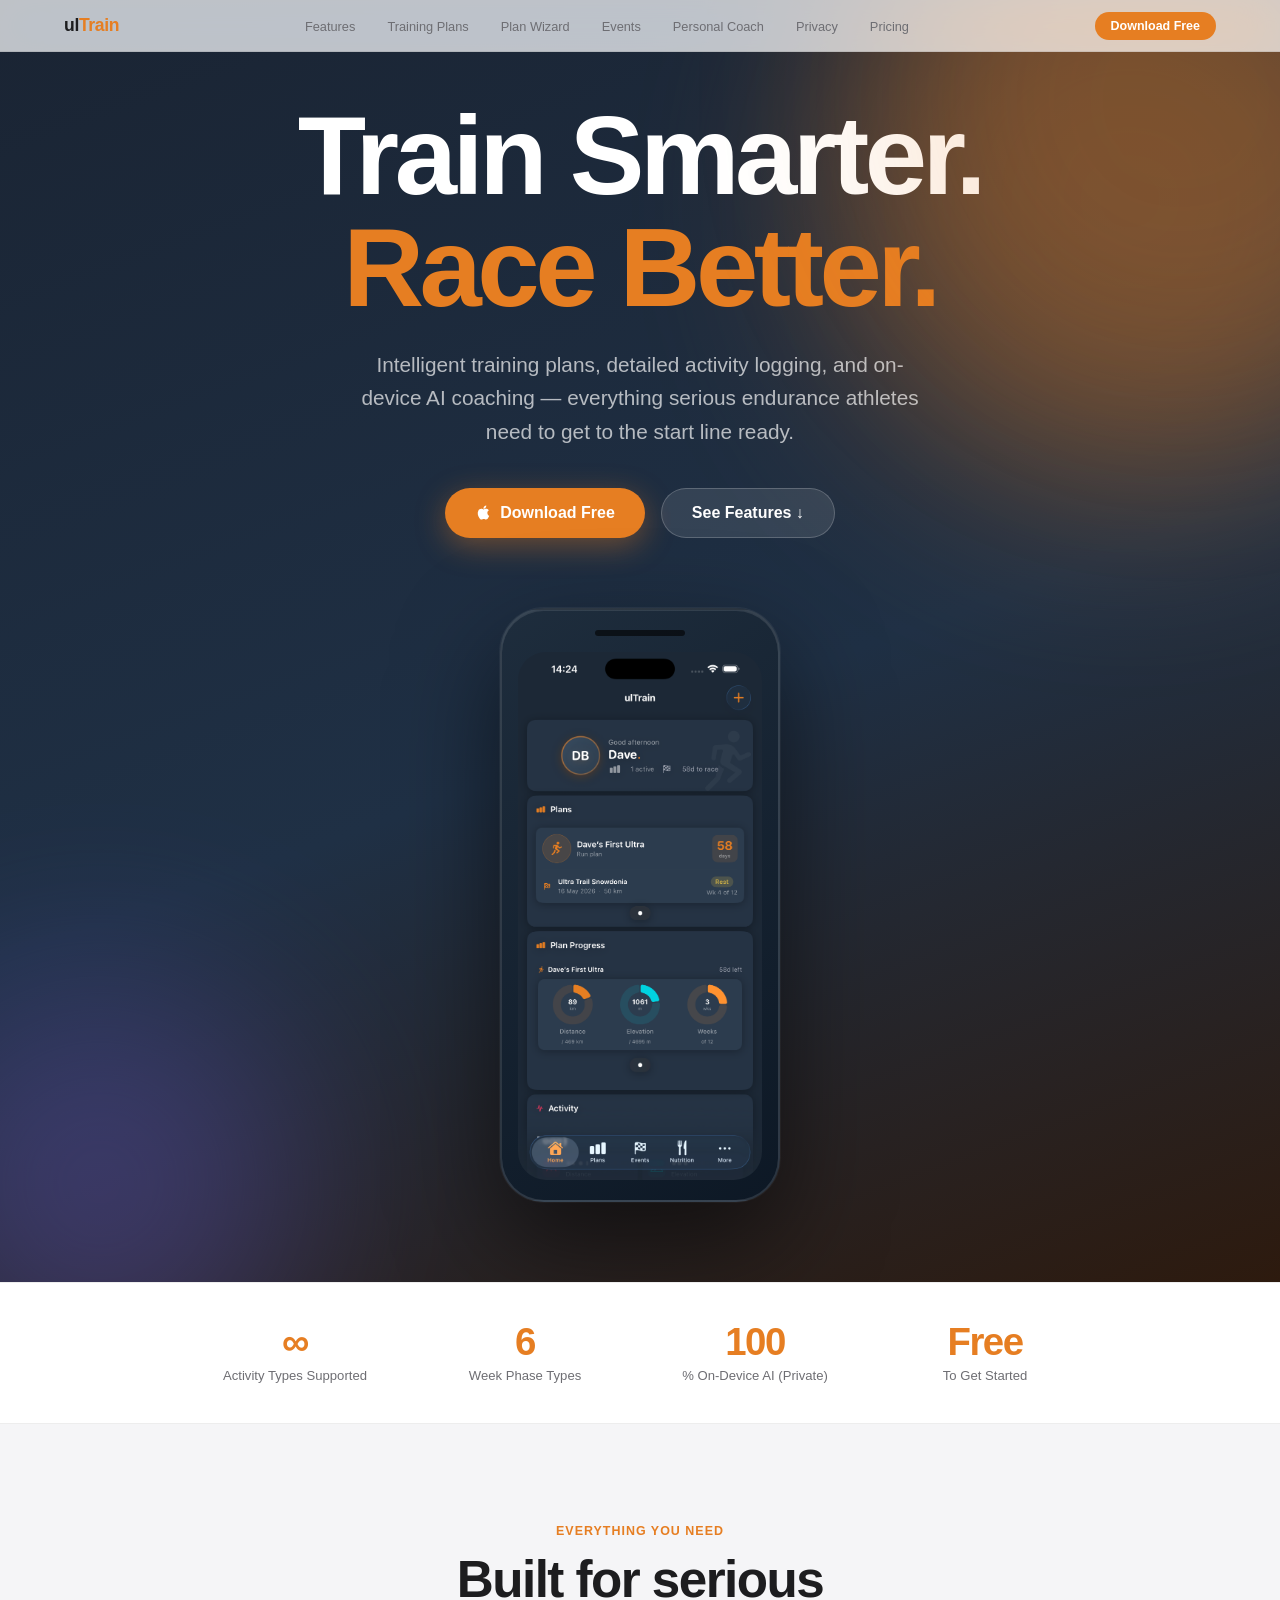
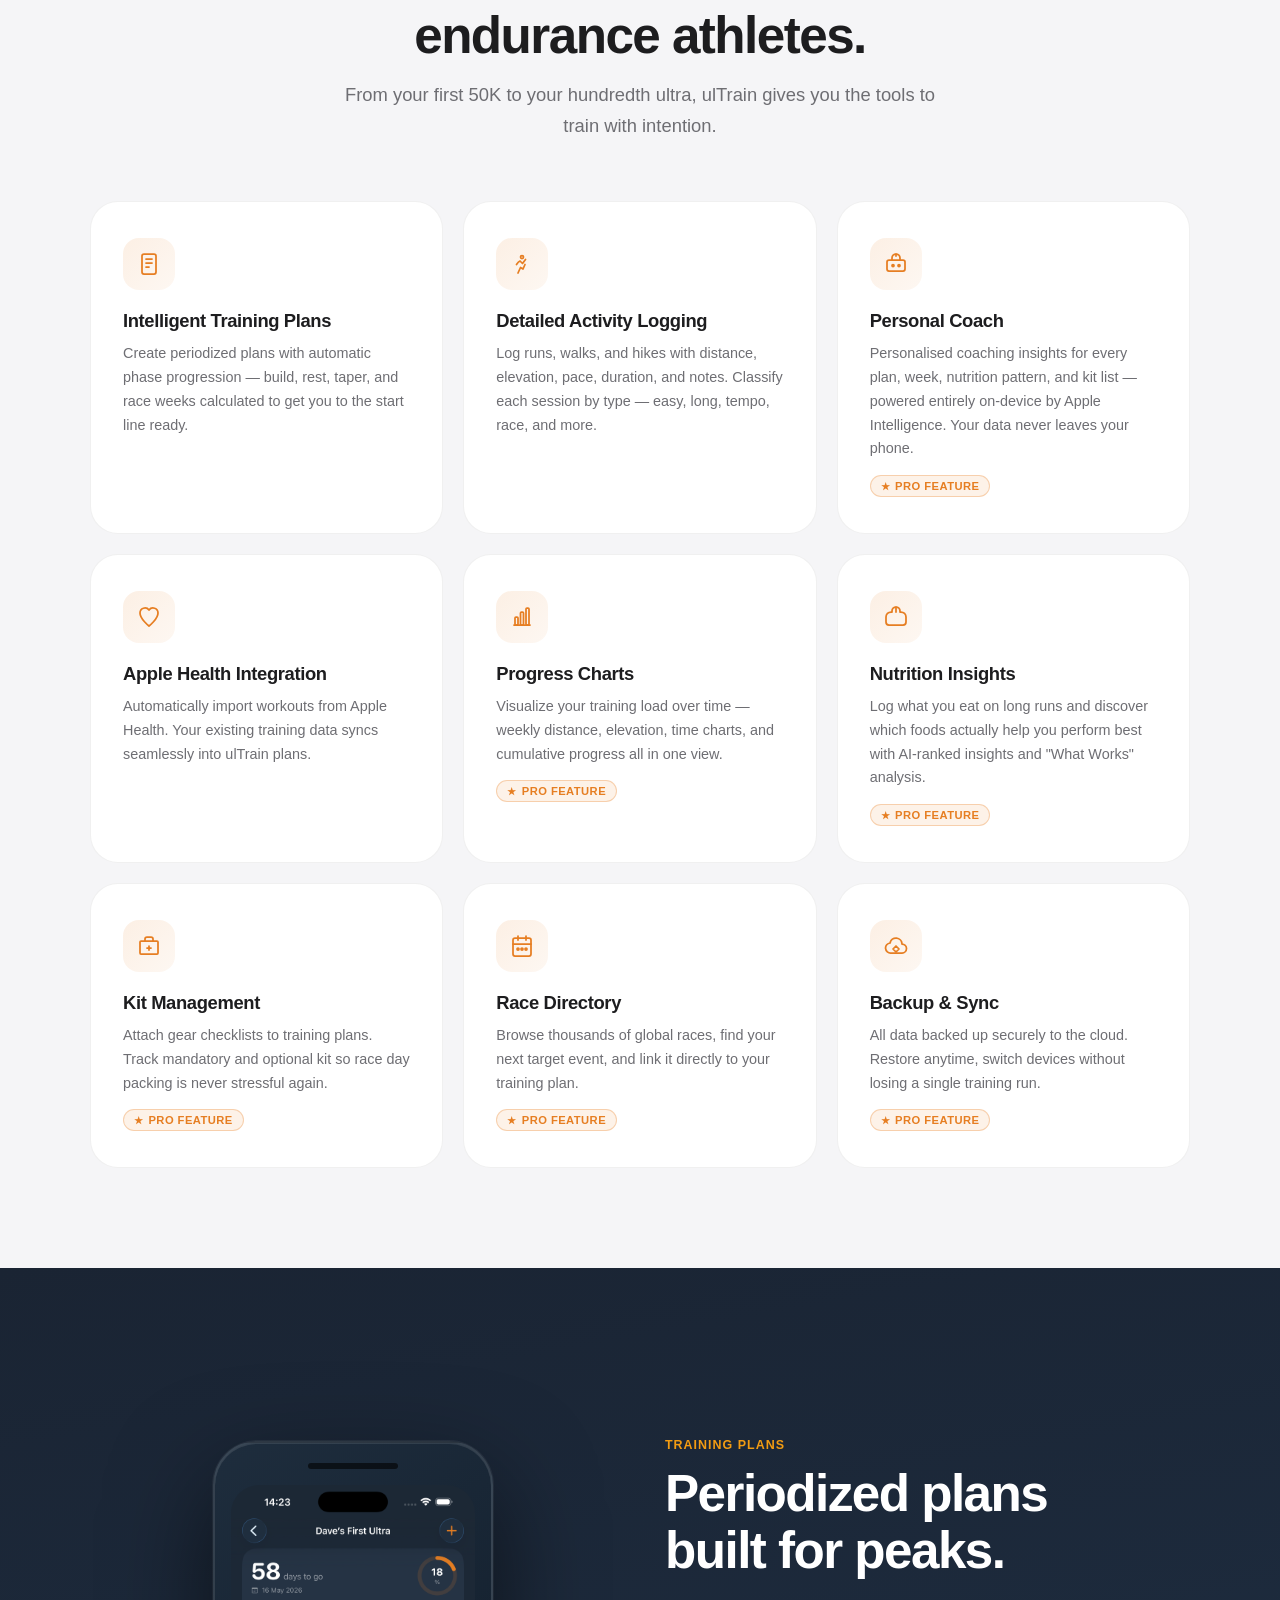
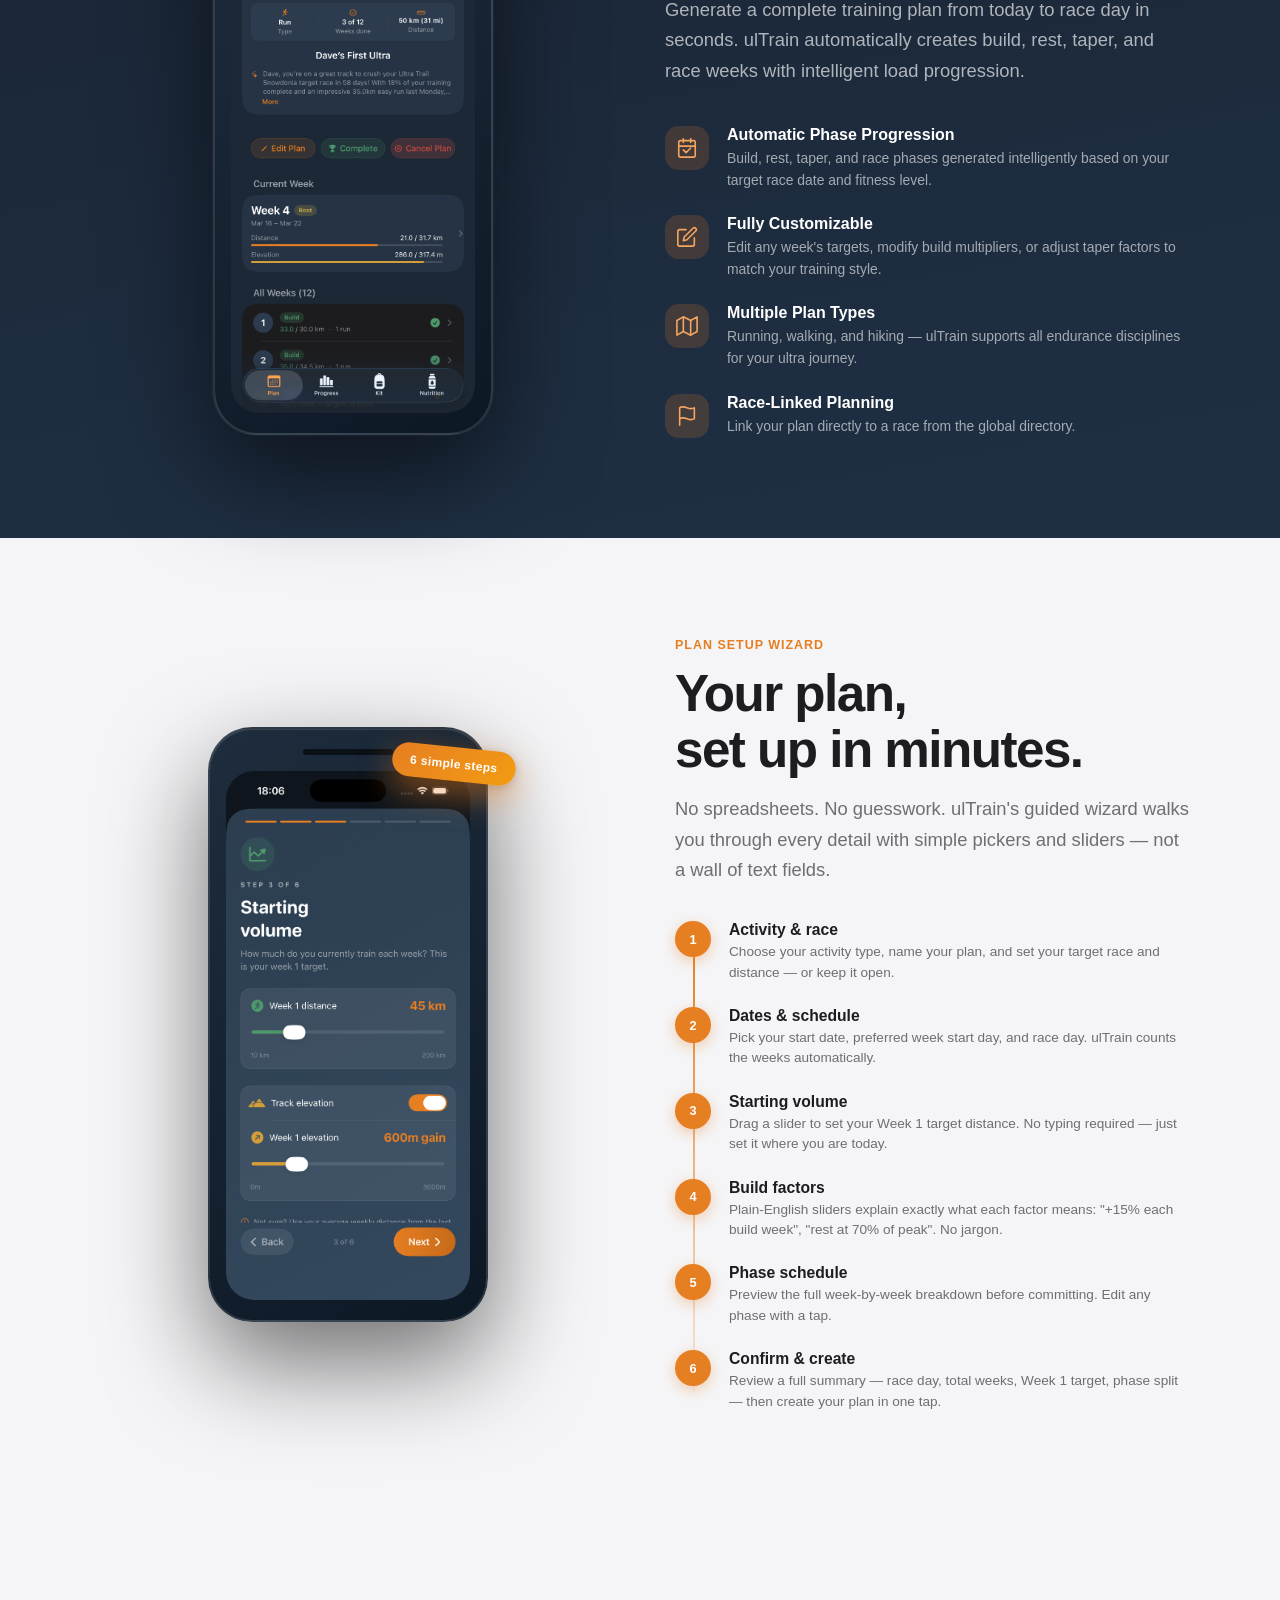
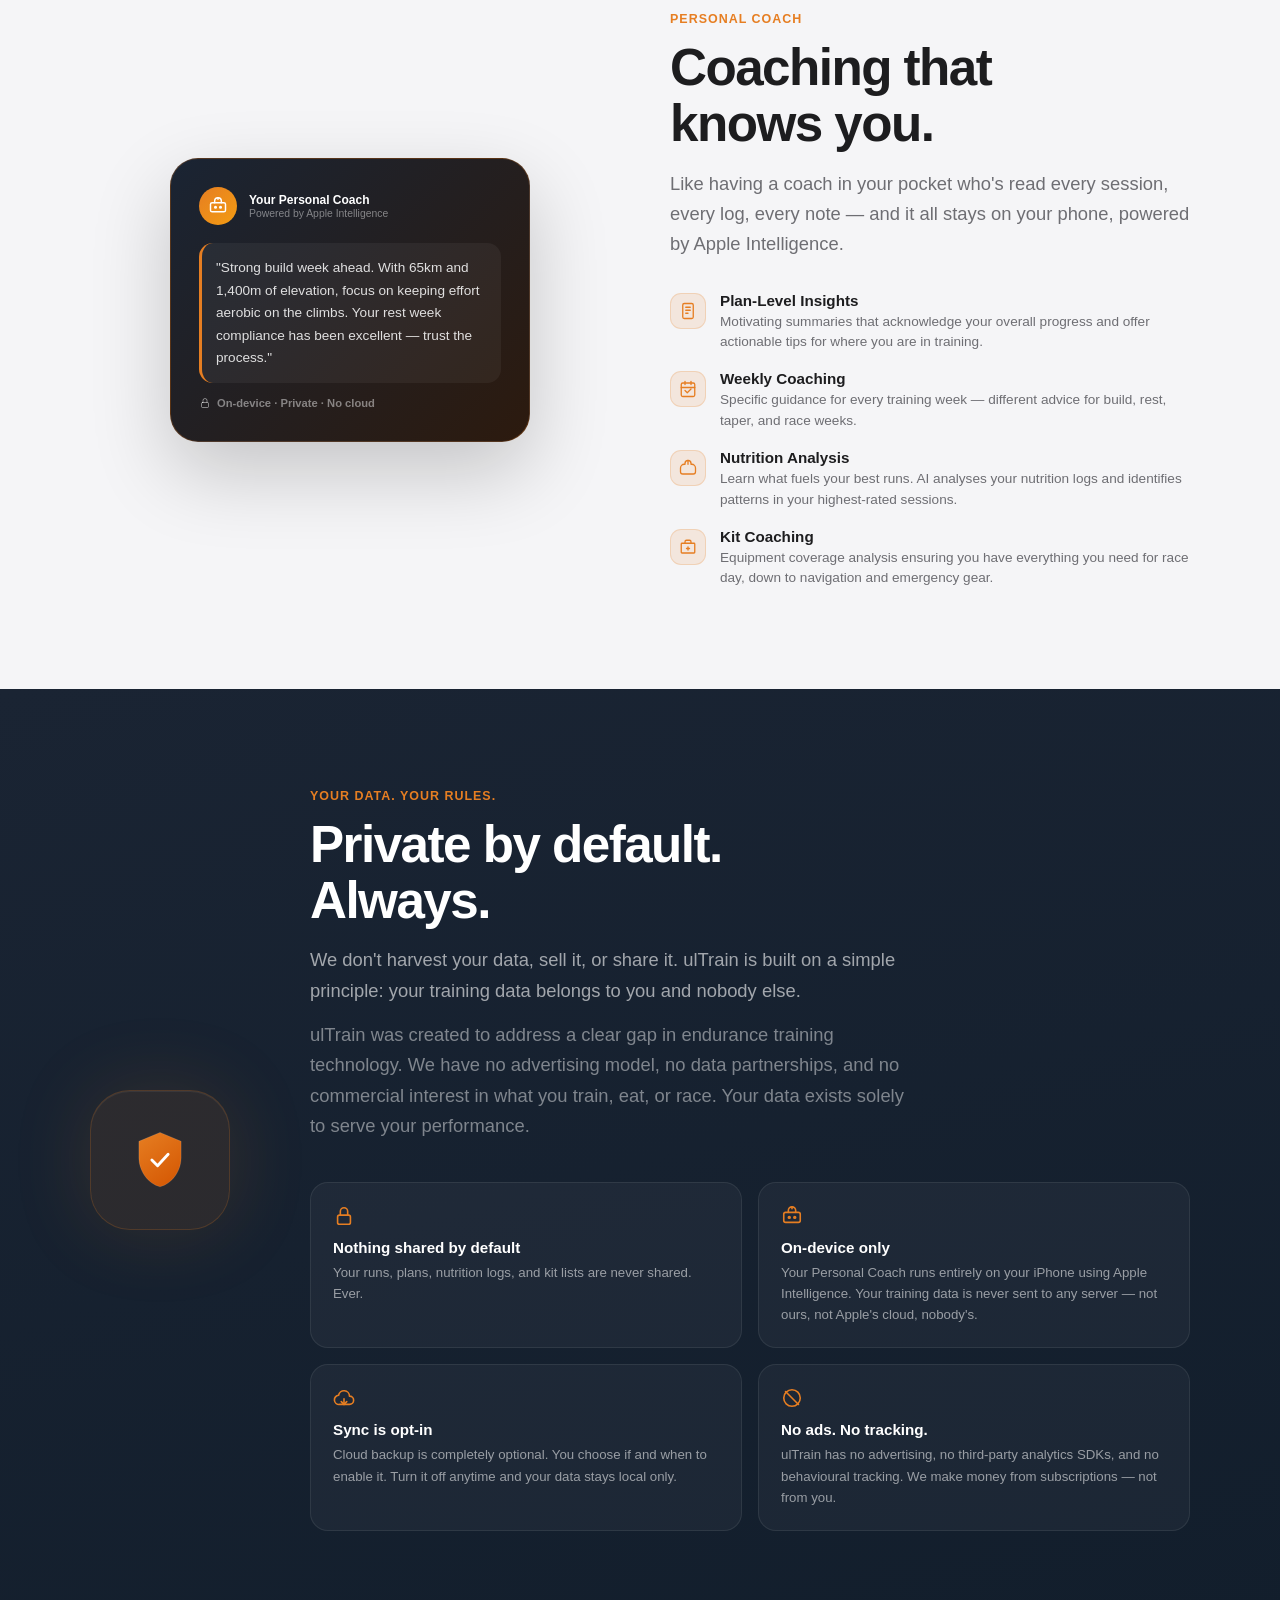
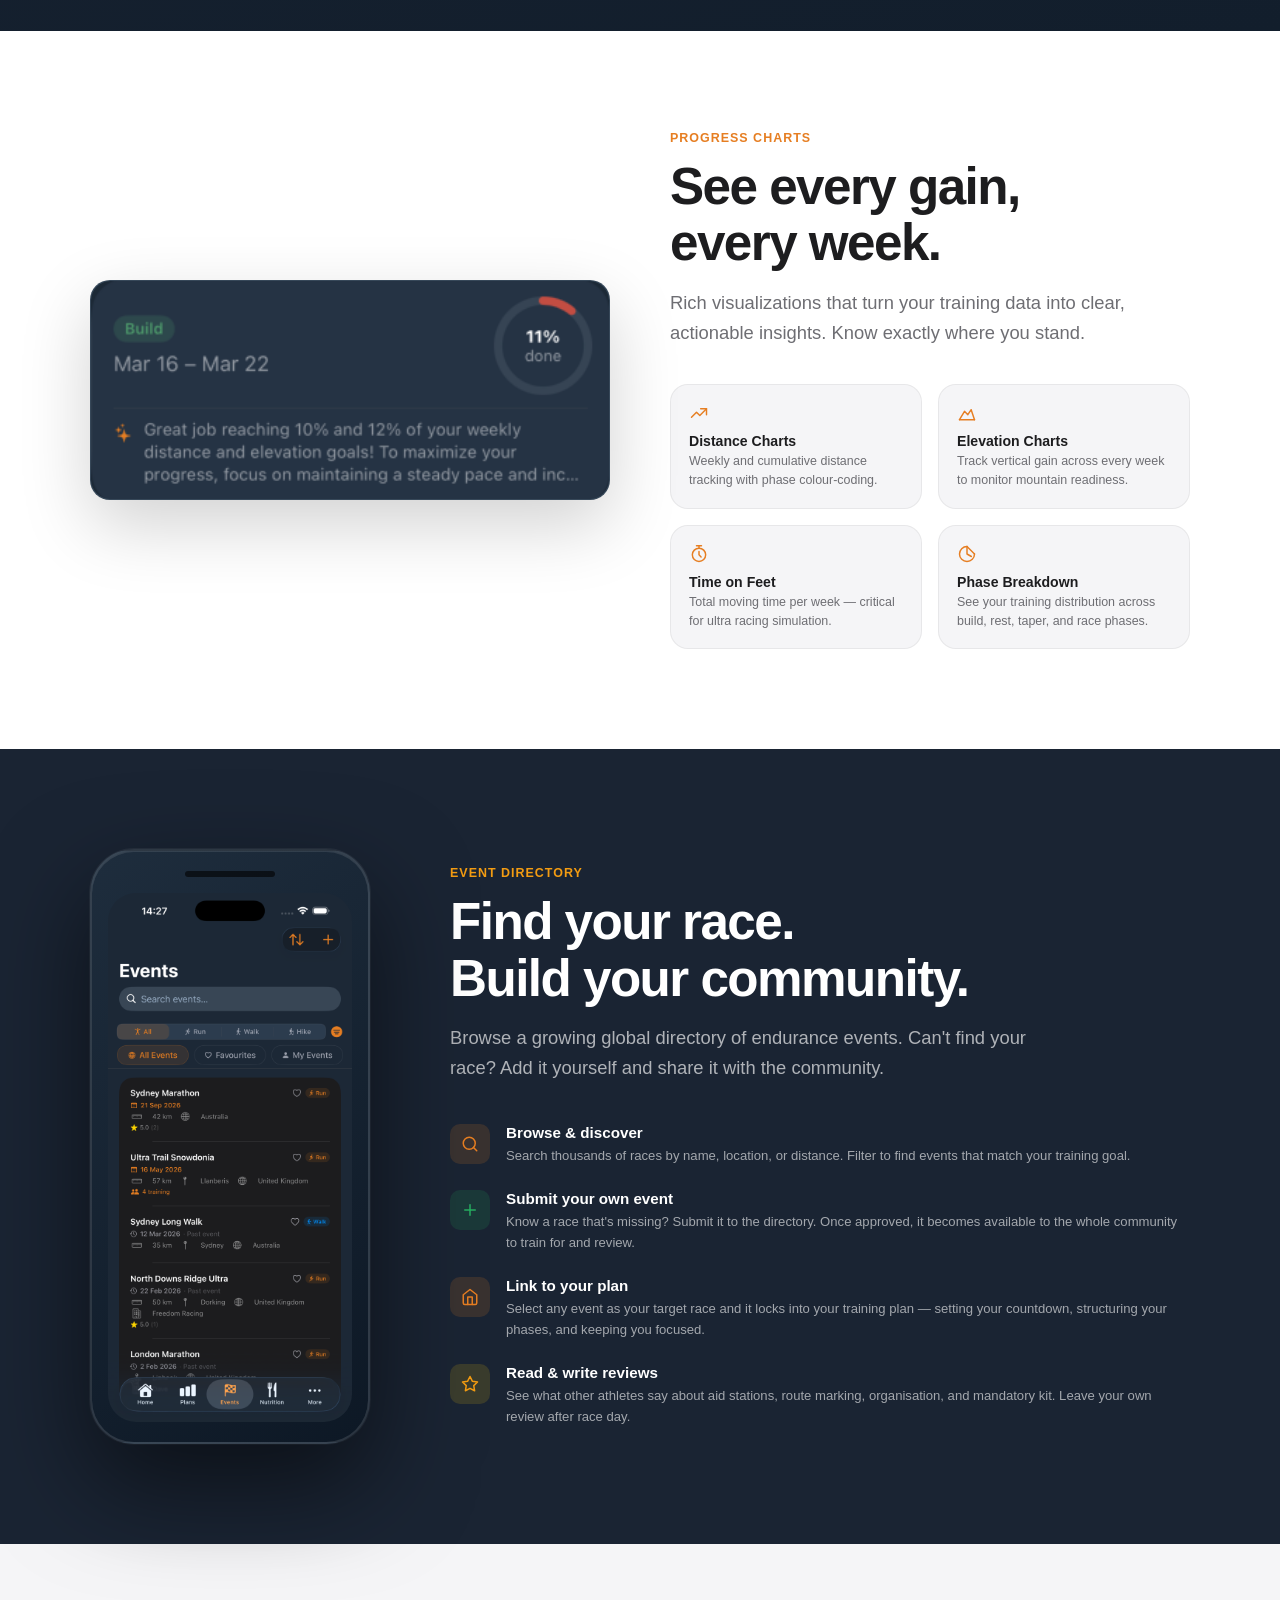
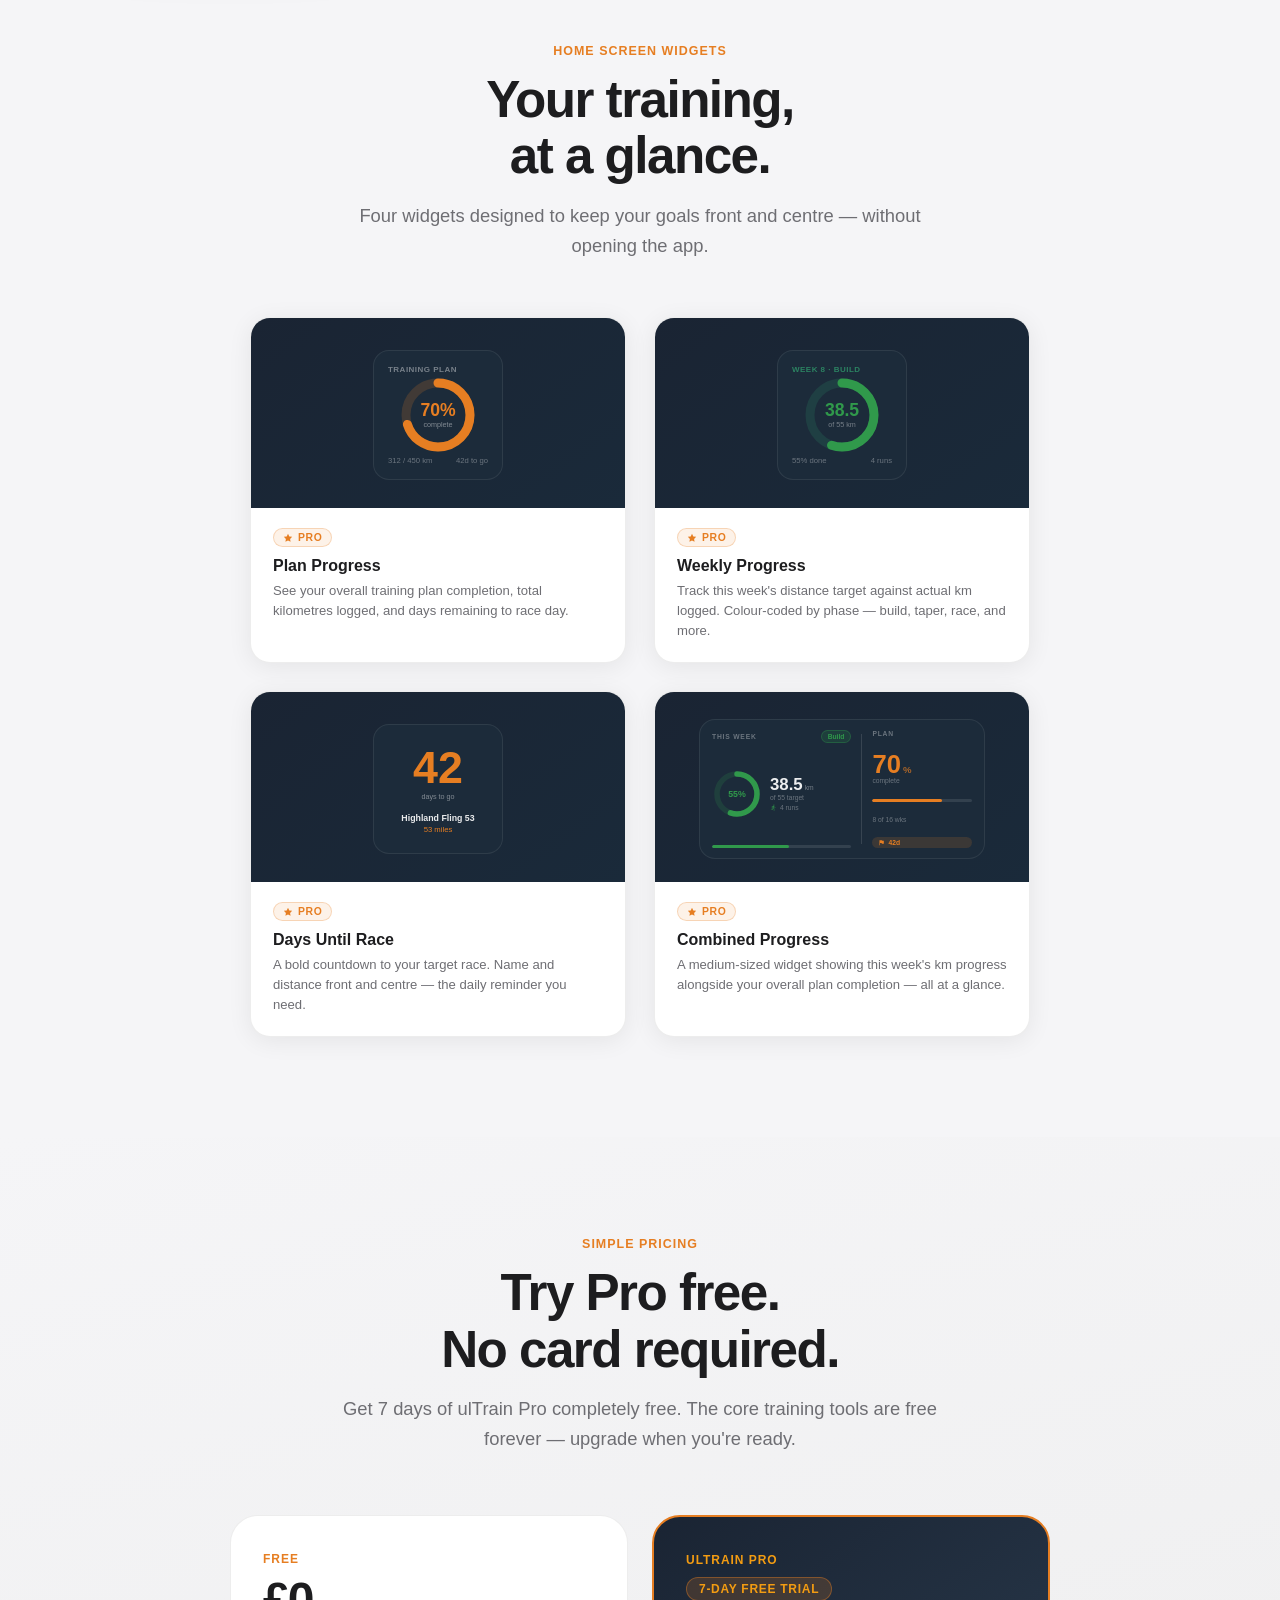
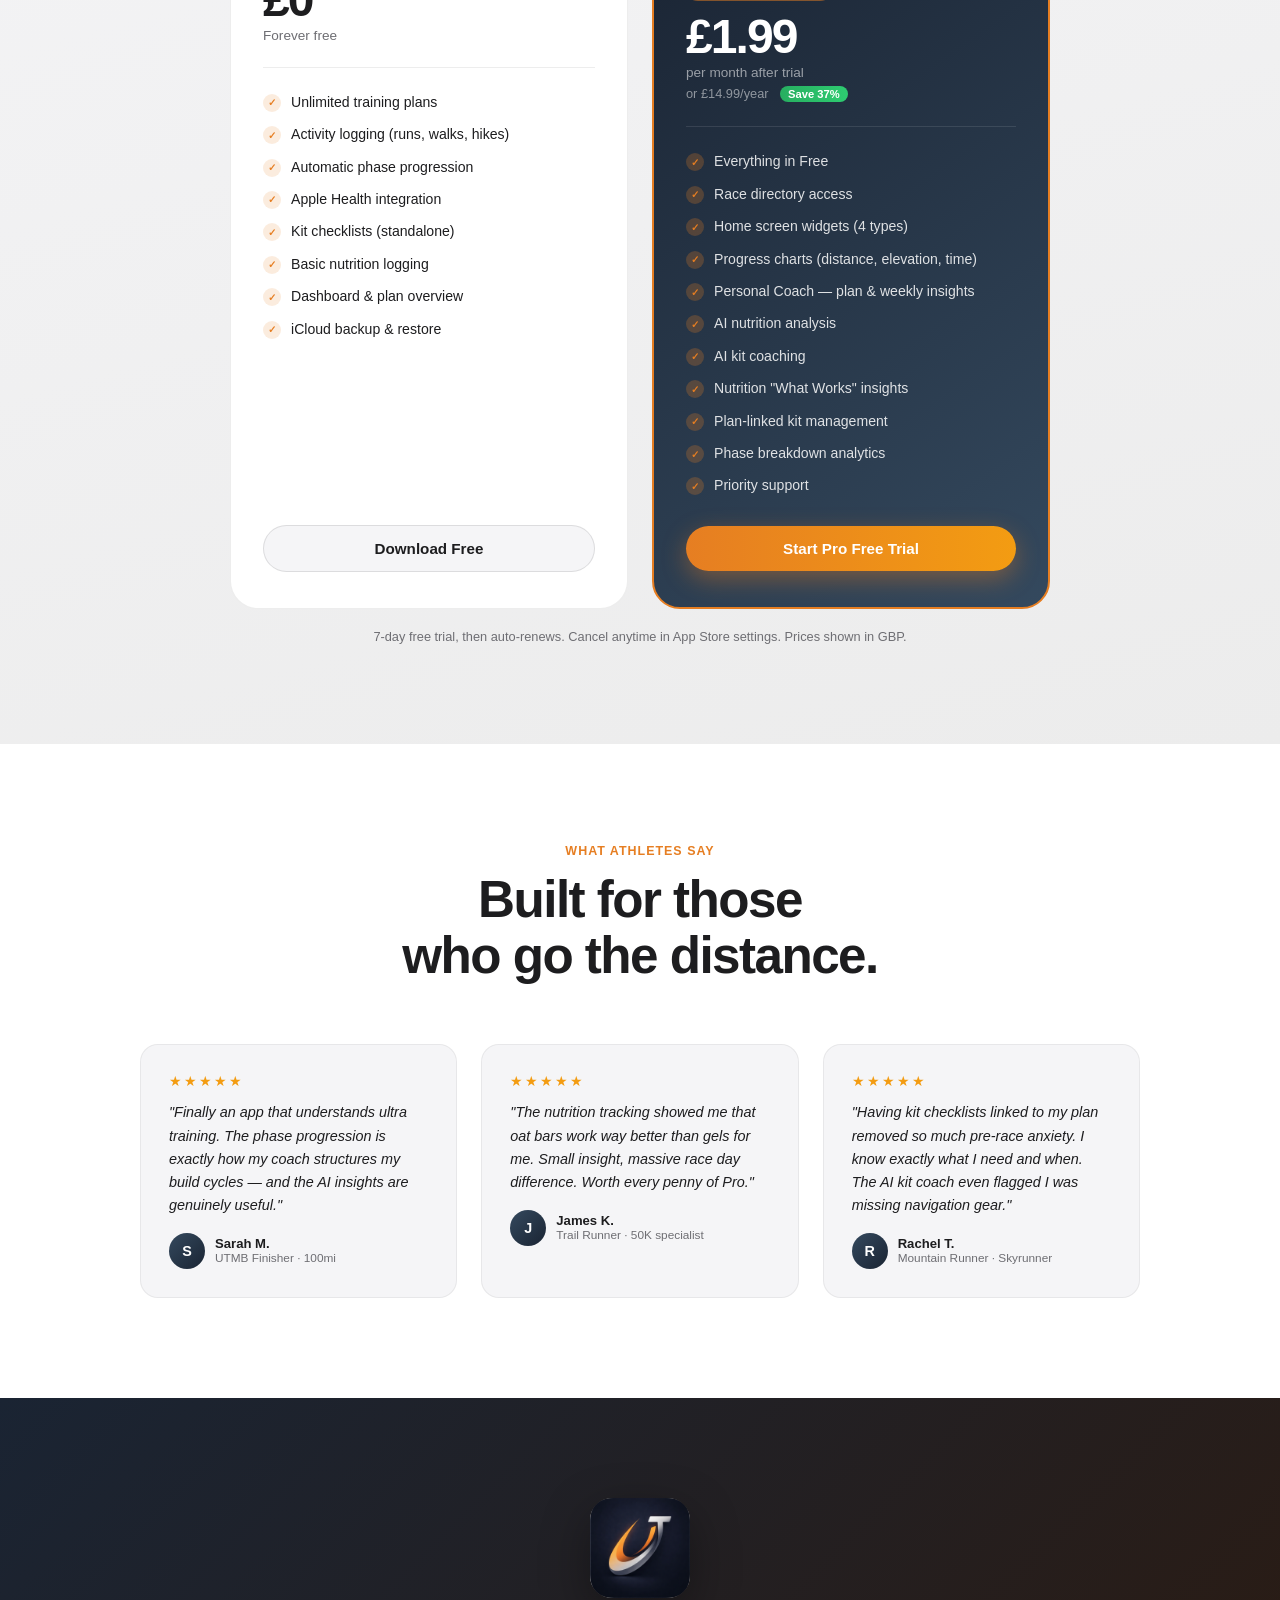
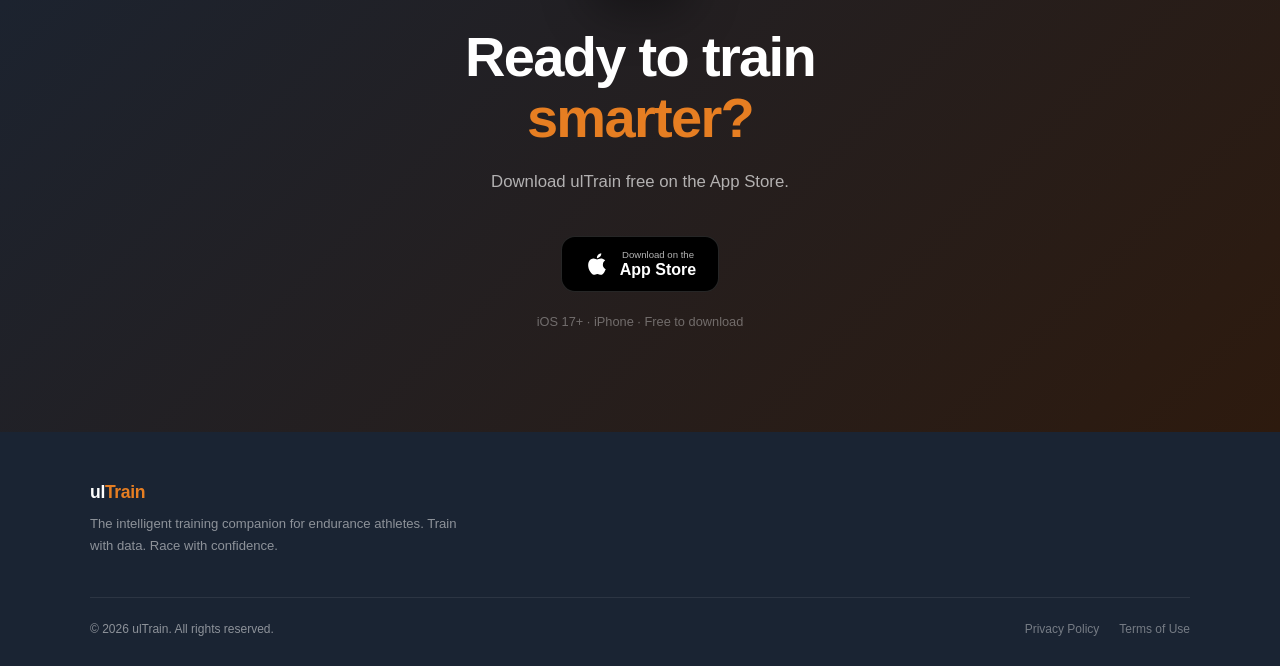
<file: index.html>
<!DOCTYPE html>
<html lang="en">
<head>
  <meta charset="UTF-8" />
  <meta name="viewport" content="width=device-width, initial-scale=1.0" />
  <title>ulTrain — Train Smarter. Race Better.</title>
  <meta name="description" content="The intelligent endurance training app for iOS. Create personalized training plans, log activities, track progress with rich charts, and get AI-powered coaching.">
  <link rel="stylesheet" href="assets/css/main.css">
  <!-- Google Analytics -->
  <script async src="https://www.googletagmanager.com/gtag/js?id=G-XXXXXXXXXX"></script>
  <script>
    window.dataLayer = window.dataLayer || [];
    function gtag(){dataLayer.push(arguments);}
    gtag('js', new Date());
    gtag('config', 'G-P9Q8FJPJJ7');
  </script>
</head>
<body>

<!-- ───────── NAV ───────── -->
<nav id="mainNav">
  <a href="#" class="nav-logo">ul<span>Train</span></a>
  <ul class="nav-links">
    <li><a href="#features">Features</a></li>
    <li><a href="#plans">Training Plans</a></li>
    <li><a href="#wizard">Plan Wizard</a></li>
    <li><a href="#events">Events</a></li>
    <li><a href="#ai">Personal Coach</a></li>
    <li><a href="#privacy">Privacy</a></li>
    <li><a href="#pricing">Pricing</a></li>
  </ul>
  <a href="#download" class="nav-cta">Download Free</a>
</nav>

<!-- ───────── HERO ───────── -->
<section class="hero" id="home">
  <div class="hero-glow hero-glow-1"></div>
  <div class="hero-glow hero-glow-2"></div>

  <h1>Train Smarter.<br><span>Race Better.</span></h1>
  <p class="hero-sub">
    Intelligent training plans, detailed activity logging, and on-device AI coaching — everything serious endurance athletes need to get to the start line ready.
  </p>

  <div class="hero-actions">
    <a href="#download" class="btn-primary">
      <svg width="17" height="17" viewBox="0 0 24 24" fill="currentColor"><path d="M18.71 19.5c-.83 1.24-1.71 2.45-3.05 2.47-1.34.03-1.77-.79-3.29-.79-1.53 0-2 .77-3.27.82-1.31.05-2.3-1.32-3.14-2.53C4.25 17 2.94 12.45 4.7 9.39c.87-1.52 2.43-2.48 4.12-2.51 1.28-.02 2.5.87 3.29.87.78 0 2.26-1.07 3.8-.91.65.03 2.47.26 3.64 1.98-.09.06-2.17 1.28-2.15 3.81.03 3.02 2.65 4.03 2.68 4.04-.03.07-.42 1.44-1.38 2.83M13 3.5c.73-.83 1.94-1.46 2.94-1.5.13 1.17-.34 2.35-1.04 3.19-.69.85-1.83 1.51-2.95 1.42-.15-1.15.41-2.35 1.05-3.11z"/></svg>
      Download Free
    </a>
    <a href="#features" class="btn-secondary">See Features ↓</a>
  </div>

  <!-- Phone Mockup -->
  <div class="hero-device">
    <div class="phone-frame">
      <div class="phone-notch"></div>
      <div class="phone-screen" style="padding:0; overflow:hidden;">
        <img src="assets/images/screenshot-hero.png" alt="ulTrain home screen" style="width:100%; height:100%; object-fit:cover; display:block;">
      </div>
    </div>
  </div>
</section>

<!-- ───────── STATS ───────── -->
<div class="stats-banner">
  <div class="stats-grid">
    <div>
      <div class="stat-item-num" data-target="0" data-text="∞">∞</div>
      <div class="stat-item-lbl">Activity Types Supported</div>
    </div>
    <div>
      <div class="stat-item-num" data-target="6">0</div>
      <div class="stat-item-lbl">Week Phase Types</div>
    </div>
    <div>
      <div class="stat-item-num" data-target="100">0</div>
      <div class="stat-item-lbl">% On-Device AI (Private)</div>
    </div>
    <div>
      <div class="stat-item-num" data-target="0" data-text="Free">Free</div>
      <div class="stat-item-lbl">To Get Started</div>
    </div>
  </div>
</div>

<!-- ───────── FEATURES ───────── -->
<section class="features-section" id="features">
  <div class="center">
    <div class="section-eyebrow">Everything you need</div>
    <h2 class="section-title">Built for serious<br>endurance athletes.</h2>
    <p class="section-sub">From your first 50K to your hundredth ultra, ulTrain gives you the tools to train with intention.</p>
  </div>

  <div class="features-grid">
    <div class="feature-card">
      <div class="feature-icon"><svg viewBox="0 0 24 24"><rect x="5" y="2" width="14" height="20" rx="2"/><line x1="9" y1="7" x2="15" y2="7"/><line x1="9" y1="11" x2="15" y2="11"/><line x1="9" y1="15" x2="12" y2="15"/></svg></div>
      <h3>Intelligent Training Plans</h3>
      <p>Create periodized plans with automatic phase progression — build, rest, taper, and race weeks calculated to get you to the start line ready.</p>
    </div>
    <div class="feature-card">
      <div class="feature-icon"><svg viewBox="0 0 24 24"><circle cx="12" cy="5" r="1.5"/><path d="M8 21l2.5-5.5L13 17l2-4.5"/><path d="M6.5 12.5c1-1.5 2-3 3.5-3.5l2.5 2.5 3-4"/></svg></div>
      <h3>Detailed Activity Logging</h3>
      <p>Log runs, walks, and hikes with distance, elevation, pace, duration, and notes. Classify each session by type — easy, long, tempo, race, and more.</p>
    </div>
    <div class="feature-card">
      <div class="feature-icon"><svg viewBox="0 0 24 24"><rect x="3" y="8" width="18" height="11" rx="2"/><path d="M8 8V6a4 4 0 0 1 8 0v2"/><circle cx="9" cy="13.5" r="1"/><circle cx="15" cy="13.5" r="1"/><line x1="12" y1="2" x2="12" y2="4"/></svg></div>
      <h3>Personal Coach</h3>
      <p>Personalised coaching insights for every plan, week, nutrition pattern, and kit list — powered entirely on-device by Apple Intelligence. Your data never leaves your phone.</p>
      <span class="feature-badge">Pro Feature</span>
    </div>
    <div class="feature-card">
      <div class="feature-icon"><svg viewBox="0 0 24 24"><path d="M12 21C12 21 3 14 3 8a5 5 0 0 1 9-3 5 5 0 0 1 9 3c0 6-9 13-9 13z"/></svg></div>
      <h3>Apple Health Integration</h3>
      <p>Automatically import workouts from Apple Health. Your existing training data syncs seamlessly into ulTrain plans.</p>
    </div>
    <div class="feature-card">
      <div class="feature-icon"><svg viewBox="0 0 24 24"><line x1="4" y1="20" x2="20" y2="20"/><rect x="5" y="12" width="3" height="8" rx="1"/><rect x="10.5" y="7" width="3" height="13" rx="1"/><rect x="16" y="3" width="3" height="17" rx="1"/></svg></div>
      <h3>Progress Charts</h3>
      <p>Visualize your training load over time — weekly distance, elevation, time charts, and cumulative progress all in one view.</p>
      <span class="feature-badge">Pro Feature</span>
    </div>
    <div class="feature-card">
      <div class="feature-icon"><svg viewBox="0 0 24 24"><path d="M12 2a4 4 0 0 0-4 4v1H7a5 5 0 0 0-5 5v5a3 3 0 0 0 3 3h14a3 3 0 0 0 3-3v-5a5 5 0 0 0-5-5h-1V6a4 4 0 0 0-4-4z"/><line x1="12" y1="2" x2="12" y2="7"/></svg></div>
      <h3>Nutrition Insights</h3>
      <p>Log what you eat on long runs and discover which foods actually help you perform best with AI-ranked insights and "What Works" analysis.</p>
      <span class="feature-badge">Pro Feature</span>
    </div>
    <div class="feature-card">
      <div class="feature-icon"><svg viewBox="0 0 24 24"><path d="M20 7H4a1 1 0 0 0-1 1v11a1 1 0 0 0 1 1h16a1 1 0 0 0 1-1V8a1 1 0 0 0-1-1z"/><path d="M8 7V5a2 2 0 0 1 2-2h4a2 2 0 0 1 2 2v2"/><line x1="12" y1="12" x2="12" y2="16"/><line x1="10" y1="14" x2="14" y2="14"/></svg></div>
      <h3>Kit Management</h3>
      <p>Attach gear checklists to training plans. Track mandatory and optional kit so race day packing is never stressful again.</p>
      <span class="feature-badge">Pro Feature</span>
    </div>
    <div class="feature-card">
      <div class="feature-icon"><svg viewBox="0 0 24 24"><rect x="3" y="4" width="18" height="18" rx="2"/><line x1="16" y1="2" x2="16" y2="6"/><line x1="8" y1="2" x2="8" y2="6"/><line x1="3" y1="10" x2="21" y2="10"/><circle cx="8" cy="15" r="1"/><circle cx="12" cy="15" r="1"/><circle cx="16" cy="15" r="1"/></svg></div>
      <h3>Race Directory</h3>
      <p>Browse thousands of global races, find your next target event, and link it directly to your training plan.</p>
      <span class="feature-badge">Pro Feature</span>
    </div>
    <div class="feature-card">
      <div class="feature-icon"><svg viewBox="0 0 24 24"><path d="M18 10a6 6 0 0 0-11.9-1A5 5 0 0 0 7 19h11a4 4 0 0 0 0-9z"/><polyline points="12 12 9 15 12 18 15 15 12 12"/></svg></div>
      <h3>Backup &amp; Sync</h3>
      <p>All data backed up securely to the cloud. Restore anytime, switch devices without losing a single training run.</p>
      <span class="feature-badge">Pro Feature</span>
    </div>
  </div>
</section>

<!-- ───────── PLANS SHOWCASE ───────── -->
<section class="plans-section" id="plans">
  <div class="plans-showcase">
    <!-- Device mockup (left) -->
    <div class="plans-device">
      <div class="phone-frame">
        <div class="phone-notch"></div>
        <div class="phone-screen" style="padding:0; overflow:hidden;">
          <img src="assets/images/screenshot-plans.png" alt="ulTrain plan detail screen" style="width:100%; height:100%; object-fit:cover; display:block;">
        </div>
      </div>
    </div>

    <!-- Content (right) -->
    <div>
      <div class="section-eyebrow">Training Plans</div>
      <h2 class="section-title" style="color:white;">Periodized plans<br>built for peaks.</h2>
      <p class="section-sub">Generate a complete training plan from today to race day in seconds. ulTrain automatically creates build, rest, taper, and race weeks with intelligent load progression.</p>

      <div class="plans-features" style="margin-top:40px;">
        <div class="plan-feature-row">
          <div class="pf-icon"><svg viewBox="0 0 24 24"><rect x="3" y="4" width="18" height="18" rx="2"/><line x1="16" y1="2" x2="16" y2="6"/><line x1="8" y1="2" x2="8" y2="6"/><line x1="3" y1="10" x2="21" y2="10"/><polyline points="8 14 11 17 16 12"/></svg></div>
          <div class="pf-text">
            <h4>Automatic Phase Progression</h4>
            <p>Build, rest, taper, and race phases generated intelligently based on your target race date and fitness level.</p>
          </div>
        </div>
        <div class="plan-feature-row">
          <div class="pf-icon"><svg viewBox="0 0 24 24"><path d="M11 4H4a2 2 0 0 0-2 2v14a2 2 0 0 0 2 2h14a2 2 0 0 0 2-2v-7"/><path d="M18.5 2.5a2.121 2.121 0 0 1 3 3L12 15l-4 1 1-4 9.5-9.5z"/></svg></div>
          <div class="pf-text">
            <h4>Fully Customizable</h4>
            <p>Edit any week's targets, modify build multipliers, or adjust taper factors to match your training style.</p>
          </div>
        </div>
        <div class="plan-feature-row">
          <div class="pf-icon"><svg viewBox="0 0 24 24"><polygon points="1 6 1 22 8 18 16 22 23 18 23 2 16 6 8 2 1 6"/><line x1="8" y1="2" x2="8" y2="18"/><line x1="16" y1="6" x2="16" y2="22"/></svg></div>
          <div class="pf-text">
            <h4>Multiple Plan Types</h4>
            <p>Running, walking, and hiking — ulTrain supports all endurance disciplines for your ultra journey.</p>
          </div>
        </div>
        <div class="plan-feature-row">
          <div class="pf-icon"><svg viewBox="0 0 24 24"><path d="M4 15s1-1 4-1 5 2 8 2 4-1 4-1V3s-1 1-4 1-5-2-8-2-4 1-4 1z"/><line x1="4" y1="22" x2="4" y2="15"/></svg></div>
          <div class="pf-text">
            <h4>Race-Linked Planning</h4>
            <p>Link your plan directly to a race from the global directory.</p>
          </div>
        </div>
      </div>
    </div>
  </div>
</section>

<!-- ───────── PLAN WIZARD ───────── -->
<section class="wizard-section" id="wizard">
  <div class="wizard-inner">

    <!-- Visual (left) -->
    <div class="wizard-visual">
      <div class="wizard-phone-wrap" id="wizardPhoneWrap">
        <div class="wizard-badge" id="wizardBadge">6 simple steps</div>
        <div class="phone-frame">
          <div class="phone-notch"></div>
          <div class="phone-screen" style="padding:0; overflow:hidden;">
            <img src="assets/images/screenshot-wizard.png" alt="ulTrain plan setup wizard" style="width:100%; height:100%; object-fit:cover; display:block;">
          </div>
        </div>
      </div>
    </div>

    <!-- Content (right) -->
    <div class="wizard-content">
      <div class="section-eyebrow">Plan Setup Wizard</div>
      <h2 class="section-title">Your plan,<br>set up in minutes.</h2>
      <p class="section-sub">No spreadsheets. No guesswork. ulTrain's guided wizard walks you through every detail with simple pickers and sliders — not a wall of text fields.</p>

      <div class="wizard-steps">
        <div class="wizard-step">
          <div class="ws-num">1</div>
          <div class="ws-text">
            <h4>Activity &amp; race</h4>
            <p>Choose your activity type, name your plan, and set your target race and distance — or keep it open.</p>
          </div>
        </div>
        <div class="wizard-step">
          <div class="ws-num">2</div>
          <div class="ws-text">
            <h4>Dates &amp; schedule</h4>
            <p>Pick your start date, preferred week start day, and race day. ulTrain counts the weeks automatically.</p>
          </div>
        </div>
        <div class="wizard-step">
          <div class="ws-num">3</div>
          <div class="ws-text">
            <h4>Starting volume</h4>
            <p>Drag a slider to set your Week 1 target distance. No typing required — just set it where you are today.</p>
          </div>
        </div>
        <div class="wizard-step">
          <div class="ws-num">4</div>
          <div class="ws-text">
            <h4>Build factors</h4>
            <p>Plain-English sliders explain exactly what each factor means: "+15% each build week", "rest at 70% of peak". No jargon.</p>
          </div>
        </div>
        <div class="wizard-step">
          <div class="ws-num">5</div>
          <div class="ws-text">
            <h4>Phase schedule</h4>
            <p>Preview the full week-by-week breakdown before committing. Edit any phase with a tap.</p>
          </div>
        </div>
        <div class="wizard-step">
          <div class="ws-num">6</div>
          <div class="ws-text">
            <h4>Confirm &amp; create</h4>
            <p>Review a full summary — race day, total weeks, Week 1 target, phase split — then create your plan in one tap.</p>
          </div>
        </div>
      </div>
    </div>

  </div>
</section>

<!-- ───────── AI COACH ───────── -->
<section class="ai-section" id="ai">
  <div class="ai-inner">
    <div class="ai-visual">
      <div class="ai-card" id="aiCard">
        <div class="ai-card-header">
          <div class="ai-avatar"><svg viewBox="0 0 24 24"><rect x="3" y="8" width="18" height="11" rx="2"/><path d="M8 8V6a4 4 0 0 1 8 0v2"/><circle cx="9" cy="13.5" r="1"/><circle cx="15" cy="13.5" r="1"/><line x1="12" y1="2" x2="12" y2="4"/></svg></div>
          <div>
            <div class="ai-label">Your Personal Coach</div>
            <div class="ai-sublabel">Powered by Apple Intelligence</div>
          </div>
        </div>
        <div class="ai-message" id="aiMessage">
          "Strong build week ahead. With 65km and 1,400m of elevation, focus on keeping effort aerobic on the climbs. Your rest week compliance has been excellent — trust the process."
        </div>
        <div class="ai-tag"><svg viewBox="0 0 24 24"><rect x="5" y="11" width="14" height="10" rx="2"/><path d="M8 11V7a4 4 0 0 1 8 0v4"/></svg>On-device · Private · No cloud</div>
      </div>
    </div>

    <div class="ai-content">
      <div class="section-eyebrow">Personal Coach</div>
      <h2 class="section-title">Coaching that<br>knows you.</h2>
      <p class="section-sub">Like having a coach in your pocket who's read every session, every log, every note — and it all stays on your phone, powered by Apple Intelligence.</p>

      <div class="ai-points">
        <div class="ai-point">
          <div class="ai-point-check"><svg viewBox="0 0 24 24"><rect x="5" y="2" width="14" height="20" rx="2"/><line x1="9" y1="7" x2="15" y2="7"/><line x1="9" y1="11" x2="15" y2="11"/><line x1="9" y1="15" x2="12" y2="15"/></svg></div>
          <div>
            <h4>Plan-Level Insights</h4>
            <p>Motivating summaries that acknowledge your overall progress and offer actionable tips for where you are in training.</p>
          </div>
        </div>
        <div class="ai-point">
          <div class="ai-point-check"><svg viewBox="0 0 24 24"><rect x="3" y="4" width="18" height="18" rx="2"/><line x1="16" y1="2" x2="16" y2="6"/><line x1="8" y1="2" x2="8" y2="6"/><line x1="3" y1="10" x2="21" y2="10"/><polyline points="8 14 11 17 16 12"/></svg></div>
          <div>
            <h4>Weekly Coaching</h4>
            <p>Specific guidance for every training week — different advice for build, rest, taper, and race weeks.</p>
          </div>
        </div>
        <div class="ai-point">
          <div class="ai-point-check"><svg viewBox="0 0 24 24"><path d="M12 2a4 4 0 0 0-4 4v1H7a5 5 0 0 0-5 5v5a3 3 0 0 0 3 3h14a3 3 0 0 0 3-3v-5a5 5 0 0 0-5-5h-1V6a4 4 0 0 0-4-4z"/><line x1="12" y1="2" x2="12" y2="7"/></svg></div>
          <div>
            <h4>Nutrition Analysis</h4>
            <p>Learn what fuels your best runs. AI analyses your nutrition logs and identifies patterns in your highest-rated sessions.</p>
          </div>
        </div>
        <div class="ai-point">
          <div class="ai-point-check"><svg viewBox="0 0 24 24"><path d="M20 7H4a1 1 0 0 0-1 1v11a1 1 0 0 0 1 1h16a1 1 0 0 0 1-1V8a1 1 0 0 0-1-1z"/><path d="M8 7V5a2 2 0 0 1 2-2h4a2 2 0 0 1 2 2v2"/><line x1="12" y1="12" x2="12" y2="16"/><line x1="10" y1="14" x2="14" y2="14"/></svg></div>
          <div>
            <h4>Kit Coaching</h4>
            <p>Equipment coverage analysis ensuring you have everything you need for race day, down to navigation and emergency gear.</p>
          </div>
        </div>
      </div>
    </div>
  </div>
</section>

<!-- ───────── PRIVACY ───────── -->
<section class="privacy-section" id="privacy">
  <div class="privacy-inner">
    <div class="privacy-icon-wrap">
      <div class="privacy-shield">
        <svg viewBox="0 0 64 72" fill="none" xmlns="http://www.w3.org/2000/svg" width="52" height="60">
          <path d="M32 2L6 13v20c0 16.6 11.1 32.1 26 36 14.9-3.9 26-19.4 26-36V13L32 2z" fill="url(#sg)" stroke="rgba(255,255,255,0.15)" stroke-width="1"/>
          <path d="M22 36l7 7 13-14" stroke="white" stroke-width="3.5" stroke-linecap="round" stroke-linejoin="round"/>
          <defs>
            <linearGradient id="sg" x1="6" y1="2" x2="58" y2="72" gradientUnits="userSpaceOnUse">
              <stop offset="0%" stop-color="#E67E22"/>
              <stop offset="100%" stop-color="#d35400"/>
            </linearGradient>
          </defs>
        </svg>
      </div>
    </div>
    <div class="privacy-content">
      <div class="section-eyebrow">Your Data. Your Rules.</div>
      <h2 class="section-title">Private by default.<br>Always.</h2>
      <p class="section-sub">We don't harvest your data, sell it, or share it. ulTrain is built on a simple principle: your training data belongs to you and nobody else.</p>
      <p class="section-sub" style="margin-top:14px;opacity:0.75;">ulTrain was created to address a clear gap in endurance training technology. We have no advertising model, no data partnerships, and no commercial interest in what you train, eat, or race. Your data exists solely to serve your performance.</p>
      <div class="privacy-pillars">
        <div class="privacy-pillar">
          <div class="pp-icon"><svg viewBox="0 0 24 24"><rect x="5" y="11" width="14" height="10" rx="2"/><path d="M8 11V7a4 4 0 0 1 8 0v4"/></svg></div>
          <h4>Nothing shared by default</h4>
          <p>Your runs, plans, nutrition logs, and kit lists are never shared. Ever.</p>
        </div>
        <div class="privacy-pillar">
          <div class="pp-icon"><svg viewBox="0 0 24 24"><rect x="3" y="8" width="18" height="11" rx="2"/><path d="M8 8V6a4 4 0 0 1 8 0v2"/><circle cx="9" cy="13.5" r="1"/><circle cx="15" cy="13.5" r="1"/><line x1="12" y1="2" x2="12" y2="4"/></svg></div>
          <h4>On-device only</h4>
          <p>Your Personal Coach runs entirely on your iPhone using Apple Intelligence. Your training data is never sent to any server — not ours, not Apple's cloud, nobody's.</p>
        </div>
        <div class="privacy-pillar">
          <div class="pp-icon"><svg viewBox="0 0 24 24"><path d="M18 10a6 6 0 0 0-11.9-1A5 5 0 0 0 7 19h11a4 4 0 0 0 0-9z"/><line x1="12" y1="13" x2="12" y2="19"/><polyline points="9 16 12 19 15 16"/></svg></div>
          <h4>Sync is opt-in</h4>
          <p>Cloud backup is completely optional. You choose if and when to enable it. Turn it off anytime and your data stays local only.</p>
        </div>
        <div class="privacy-pillar">
          <div class="pp-icon"><svg viewBox="0 0 24 24"><circle cx="12" cy="12" r="9"/><line x1="4.93" y1="4.93" x2="19.07" y2="19.07"/></svg></div>
          <h4>No ads. No tracking.</h4>
          <p>ulTrain has no advertising, no third-party analytics SDKs, and no behavioural tracking. We make money from subscriptions — not from you.</p>
        </div>
      </div>
    </div>
  </div>
</section>

<!-- ───────── PROGRESS CHARTS ───────── -->
<section class="progress-section" id="progress">
  <div class="progress-inner">
    <!-- Chart visualization -->
    <div class="chart-demo" id="chartDemo" style="padding:0; overflow:hidden; border-radius:20px;">
      <img src="assets/images/screenshot-ai.png" alt="ulTrain progress charts" style="width:100%; height:auto; display:block; border-radius:20px;">
    </div>

    <!-- Content -->
    <div class="progress-content">
      <div class="section-eyebrow">Progress Charts</div>
      <h2 class="section-title">See every gain,<br>every week.</h2>
      <p class="section-sub">Rich visualizations that turn your training data into clear, actionable insights. Know exactly where you stand.</p>

      <div class="progress-features">
        <div class="pf-mini">
          <div class="pf-mini-icon"><svg viewBox="0 0 24 24"><polyline points="3 17 9 11 13 15 21 7"/><polyline points="14 7 21 7 21 14"/></svg></div>
          <h4>Distance Charts</h4>
          <p>Weekly and cumulative distance tracking with phase colour-coding.</p>
        </div>
        <div class="pf-mini">
          <div class="pf-mini-icon"><svg viewBox="0 0 24 24"><polyline points="3 20 9 10 13 14 17 8 21 20"/><line x1="3" y1="20" x2="21" y2="20"/></svg></div>
          <h4>Elevation Charts</h4>
          <p>Track vertical gain across every week to monitor mountain readiness.</p>
        </div>
        <div class="pf-mini">
          <div class="pf-mini-icon"><svg viewBox="0 0 24 24"><circle cx="12" cy="13" r="8"/><polyline points="12 9 12 13 14.5 15.5"/><line x1="9" y1="2" x2="15" y2="2"/><line x1="12" y1="2" x2="12" y2="5"/></svg></div>
          <h4>Time on Feet</h4>
          <p>Total moving time per week — critical for ultra racing simulation.</p>
        </div>
        <div class="pf-mini">
          <div class="pf-mini-icon"><svg viewBox="0 0 24 24"><path d="M21 12a9 9 0 1 1-9-9"/><path d="M12 3v9l5.25 3"/><line x1="12" y1="3" x2="21" y2="12"/></svg></div>
          <h4>Phase Breakdown</h4>
          <p>See your training distribution across build, rest, taper, and race phases.</p>
        </div>
      </div>
    </div>
  </div>
</section>

<!-- ───────── EVENTS DIRECTORY ───────── -->
<section class="events-section" id="events">
  <div class="events-inner">

    <!-- Phone mockup -->
    <div class="events-device">
      <div class="phone-frame">
        <div class="phone-notch"></div>
        <div class="phone-screen" style="padding:0; overflow:hidden;">
          <img src="assets/images/screenshot-events.png" alt="ulTrain events directory" style="width:100%; height:100%; object-fit:cover; display:block;">
        </div>
      </div>
    </div>

    <!-- Content -->
    <div class="events-content">
      <div class="section-eyebrow">Event Directory</div>
      <h2 class="section-title">Find your race.<br>Build your community.</h2>
      <p class="section-sub">Browse a growing global directory of endurance events. Can't find your race? Add it yourself and share it with the community.</p>

      <div class="events-features">
        <div class="ef-item">
          <div class="ef-icon">
            <svg viewBox="0 0 24 24"><circle cx="11" cy="11" r="8"/><line x1="21" y1="21" x2="16.65" y2="16.65"/></svg>
          </div>
          <div>
            <h4>Browse &amp; discover</h4>
            <p>Search thousands of races by name, location, or distance. Filter to find events that match your training goal.</p>
          </div>
        </div>
        <div class="ef-item">
          <div class="ef-icon" style="background:rgba(39,174,96,0.15);color:#27ae60;">
            <svg viewBox="0 0 24 24"><line x1="12" y1="5" x2="12" y2="19"/><line x1="5" y1="12" x2="19" y2="12"/></svg>
          </div>
          <div>
            <h4>Submit your own event</h4>
            <p>Know a race that's missing? Submit it to the directory. Once approved, it becomes available to the whole community to train for and review.</p>
          </div>
        </div>
        <div class="ef-item">
          <div class="ef-icon" style="background:rgba(230,126,34,0.15);color:var(--orange);">
            <svg viewBox="0 0 24 24"><path d="M3 9l9-7 9 7v11a2 2 0 0 1-2 2H5a2 2 0 0 1-2-2z"/><polyline points="9 22 9 12 15 12 15 22"/></svg>
          </div>
          <div>
            <h4>Link to your plan</h4>
            <p>Select any event as your target race and it locks into your training plan — setting your countdown, structuring your phases, and keeping you focused.</p>
          </div>
        </div>
        <div class="ef-item">
          <div class="ef-icon" style="background:rgba(241,196,15,0.15);color:#F39C12;">
            <svg viewBox="0 0 24 24"><path d="M12 2l3.09 6.26L22 9.27l-5 4.87 1.18 6.88L12 17.77l-6.18 3.25L7 14.14 2 9.27l6.91-1.01L12 2z"/></svg>
          </div>
          <div>
            <h4>Read &amp; write reviews</h4>
            <p>See what other athletes say about aid stations, route marking, organisation, and mandatory kit. Leave your own review after race day.</p>
          </div>
        </div>
      </div>
    </div>

  </div>
</section>

<!-- ───────── WIDGETS ───────── -->
<section class="widgets-section" id="widgets">
  <div class="center">
    <div class="section-eyebrow">Home Screen Widgets</div>
    <h2 class="section-title">Your training,<br>at a glance.</h2>
    <p class="section-sub">Four widgets designed to keep your goals front and centre — without opening the app.</p>
  </div>
  <div class="widgets-grid">

    <!-- Plan Progress -->
    <div class="widget-card">
      <div class="widget-mockup">
        <div class="wm-inner">
          <div class="wm-label">Training Plan</div>
          <div class="wm-ring-wrap">
            <div class="wm-ring">
              <svg viewBox="0 0 80 80">
                <circle cx="40" cy="40" r="32" fill="none" stroke="rgba(230,126,34,0.18)" stroke-width="9"/>
                <circle cx="40" cy="40" r="32" fill="none" stroke="#E67E22" stroke-width="9" stroke-linecap="round" stroke-dasharray="201" stroke-dashoffset="60"/>
              </svg>
              <div class="wm-ring-text"><span>70%</span><small>complete</small></div>
            </div>
          </div>
          <div class="wm-footer"><span>312 / 450 km</span><span>42d to go</span></div>
        </div>
      </div>
      <div class="widget-info">
        <div class="widget-pro-badge"><svg viewBox="0 0 24 24" style="width:10px;height:10px;fill:currentColor"><path d="M12 2l3.09 6.26L22 9.27l-5 4.87 1.18 6.88L12 17.77l-6.18 3.25L7 14.14 2 9.27l6.91-1.01L12 2z"/></svg> Pro</div>
        <h3>Plan Progress</h3>
        <p>See your overall training plan completion, total kilometres logged, and days remaining to race day.</p>
      </div>
    </div>

    <!-- Weekly Progress -->
    <div class="widget-card">
      <div class="widget-mockup">
        <div class="wm-inner">
          <div class="wm-label" style="color:rgba(48,153,107,0.8);">Week 8 · Build</div>
          <div class="wm-ring-wrap">
            <div class="wm-ring">
              <svg viewBox="0 0 80 80">
                <circle cx="40" cy="40" r="32" fill="none" stroke="rgba(48,153,107,0.18)" stroke-width="9"/>
                <circle cx="40" cy="40" r="32" fill="none" stroke="#30994b" stroke-width="9" stroke-linecap="round" stroke-dasharray="201" stroke-dashoffset="90"/>
              </svg>
              <div class="wm-ring-text"><span style="color:#30994b;">38.5</span><small style="color:rgba(255,255,255,0.4);">of 55 km</small></div>
            </div>
          </div>
          <div class="wm-footer"><span>55% done</span><span>4 runs</span></div>
        </div>
      </div>
      <div class="widget-info">
        <div class="widget-pro-badge"><svg viewBox="0 0 24 24" style="width:10px;height:10px;fill:currentColor"><path d="M12 2l3.09 6.26L22 9.27l-5 4.87 1.18 6.88L12 17.77l-6.18 3.25L7 14.14 2 9.27l6.91-1.01L12 2z"/></svg> Pro</div>
        <h3>Weekly Progress</h3>
        <p>Track this week's distance target against actual km logged. Colour-coded by phase — build, taper, race, and more.</p>
      </div>
    </div>

    <!-- Days Until Race -->
    <div class="widget-card">
      <div class="widget-mockup">
        <div class="wm-inner" style="align-items:center;">
          <div class="wm-countdown">
            <div class="wm-days">42</div>
            <div class="wm-days-label">days to go</div>
            <div style="height:8px;"></div>
            <div class="wm-race-name">Highland Fling 53</div>
            <div class="wm-race-dist">53 miles</div>
          </div>
        </div>
      </div>
      <div class="widget-info">
        <div class="widget-pro-badge"><svg viewBox="0 0 24 24" style="width:10px;height:10px;fill:currentColor"><path d="M12 2l3.09 6.26L22 9.27l-5 4.87 1.18 6.88L12 17.77l-6.18 3.25L7 14.14 2 9.27l6.91-1.01L12 2z"/></svg> Pro</div>
        <h3>Days Until Race</h3>
        <p>A bold countdown to your target race. Name and distance front and centre — the daily reminder you need.</p>
      </div>
    </div>

    <!-- Combined Progress (Medium) -->
    <div class="widget-card">
      <div class="widget-mockup">
        <div class="wm-inner medium">
          <div class="wm-medium">
            <!-- Left panel: this week -->
            <div class="wm-med-panel week">
              <div style="display:flex; align-items:center; justify-content:space-between;">
                <span class="wm-med-label">This Week</span>
                <span class="wm-phase-pill">Build</span>
              </div>
              <div class="wm-med-ring-row">
                <div class="wm-med-ring">
                  <svg viewBox="0 0 50 50">
                    <circle cx="25" cy="25" r="20" fill="none" stroke="rgba(48,153,75,0.18)" stroke-width="5.5"/>
                    <circle cx="25" cy="25" r="20" fill="none" stroke="#30994b" stroke-width="5.5" stroke-linecap="round" stroke-dasharray="125.6" stroke-dashoffset="56.5"/>
                  </svg>
                  <div class="wm-med-ring-pct">55%</div>
                </div>
                <div>
                  <div style="display:flex; align-items:baseline; gap:2px;">
                    <span class="wm-med-km">38.5</span><span class="wm-med-km-unit">km</span>
                  </div>
                  <div class="wm-med-km-target">of 55 target</div>
                  <div class="wm-med-runs" style="margin-top:3px;">
                    <svg viewBox="0 0 24 24" style="width:7px;height:7px;fill:rgba(48,153,75,0.8);"><path d="M13.49 5.48c1.1 0 2-.9 2-2s-.9-2-2-2-2 .9-2 2 .9 2 2 2zm-3.6 13.9l1-4.4 2.1 2v6h2v-7.5l-2.1-2 .6-3c1.3 1.5 3.3 2.5 5.5 2.5v-2c-1.9 0-3.5-1-4.3-2.4l-1-1.6c-.4-.6-1-1-1.7-1-.3 0-.5.1-.8.1l-5.2 2.2v4.7h2v-3.4l1.8-.7-1.6 8.1-4.9-1-.4 2 7 1.4z"/></svg>
                    4 runs
                  </div>
                </div>
              </div>
              <div class="wm-med-bar"><div class="wm-med-bar-fill" style="width:55%; background:#30994b;"></div></div>
            </div>
            <!-- Divider -->
            <div class="wm-med-divider"></div>
            <!-- Right panel: plan -->
            <div class="wm-med-panel plan">
              <span class="wm-med-label">Plan</span>
              <div>
                <div style="display:flex; align-items:baseline; gap:2px;">
                  <span class="wm-med-pct-big">70</span><span class="wm-med-pct-pct">%</span>
                </div>
                <div class="wm-med-complete">complete</div>
              </div>
              <div class="wm-med-bar"><div class="wm-med-bar-fill" style="width:70%; background:#E67E22;"></div></div>
              <div class="wm-med-weeks">8 of 16 wks</div>
              <div class="wm-med-pill">
                <svg viewBox="0 0 24 24" style="width:7px;height:7px;fill:currentColor;"><path d="M14.4 6L14 4H5v17h2v-7h5.6l.4 2h7V6z"/></svg>
                42d
              </div>
            </div>
          </div>
        </div>
      </div>
      <div class="widget-info">
        <div class="widget-pro-badge"><svg viewBox="0 0 24 24" style="width:10px;height:10px;fill:currentColor"><path d="M12 2l3.09 6.26L22 9.27l-5 4.87 1.18 6.88L12 17.77l-6.18 3.25L7 14.14 2 9.27l6.91-1.01L12 2z"/></svg> Pro</div>
        <h3>Combined Progress</h3>
        <p>A medium-sized widget showing this week's km progress alongside your overall plan completion — all at a glance.</p>
      </div>
    </div>

  </div>
</section>

<!-- ───────── PRICING ───────── -->
<section class="pricing-section" id="pricing">
  <div class="center">
    <div class="section-eyebrow">Simple Pricing</div>
    <h2 class="section-title">Try Pro free.<br>No card required.</h2>
    <p class="section-sub">Get 7 days of ulTrain Pro completely free. The core training tools are free forever — upgrade when you're ready.</p>
  </div>

  <div class="pricing-grid">
    <!-- Free -->
    <div class="pricing-card">
      <div class="pricing-card-body">
        <div class="pricing-tier">Free</div>
        <div class="pricing-price">£0</div>
        <div class="pricing-period">Forever free</div>
        <div class="pricing-divider"></div>
        <div class="pricing-features">
          <div class="pf-row"><div class="pf-check">✓</div><span>Unlimited training plans</span></div>
          <div class="pf-row"><div class="pf-check">✓</div><span>Activity logging (runs, walks, hikes)</span></div>
          <div class="pf-row"><div class="pf-check">✓</div><span>Automatic phase progression</span></div>
          <div class="pf-row"><div class="pf-check">✓</div><span>Apple Health integration</span></div>
          <div class="pf-row"><div class="pf-check">✓</div><span>Kit checklists (standalone)</span></div>
          <div class="pf-row"><div class="pf-check">✓</div><span>Basic nutrition logging</span></div>
          <div class="pf-row"><div class="pf-check">✓</div><span>Dashboard &amp; plan overview</span></div>
          <div class="pf-row"><div class="pf-check">✓</div><span>iCloud backup &amp; restore</span></div>
        </div>
      </div>
      <a href="#download" class="pricing-cta free">Download Free</a>
    </div>

    <!-- Pro -->
    <div class="pricing-card pro">
      <div class="pricing-card-body">
        <div class="pricing-tier">ulTrain Pro</div>
        <div style="display:inline-flex;align-items:center;gap:8px;background:rgba(230,126,34,0.18);border:1px solid rgba(230,126,34,0.4);color:#F39C12;font-size:0.75rem;font-weight:700;letter-spacing:0.06em;text-transform:uppercase;padding:4px 12px;border-radius:20px;margin-bottom:12px;">7-Day Free Trial</div>
        <div class="pricing-price">£1.99</div>
        <div class="pricing-period">per month after trial</div>
        <div class="pricing-alt">or £14.99/year <span class="savings-badge">Save 37%</span></div>
        <div class="pricing-divider"></div>
        <div class="pricing-features">
          <div class="pf-row"><div class="pf-check">✓</div><span>Everything in Free</span></div>
          <div class="pf-row"><div class="pf-check">✓</div><span>Race directory access</span></div>
          <div class="pf-row"><div class="pf-check">✓</div><span>Home screen widgets (4 types)</span></div>
          <div class="pf-row"><div class="pf-check">✓</div><span>Progress charts (distance, elevation, time)</span></div>
          <div class="pf-row"><div class="pf-check">✓</div><span>Personal Coach — plan &amp; weekly insights</span></div>
          <div class="pf-row"><div class="pf-check">✓</div><span>AI nutrition analysis</span></div>
          <div class="pf-row"><div class="pf-check">✓</div><span>AI kit coaching</span></div>
          <div class="pf-row"><div class="pf-check">✓</div><span>Nutrition "What Works" insights</span></div>
          <div class="pf-row"><div class="pf-check">✓</div><span>Plan-linked kit management</span></div>
          <div class="pf-row"><div class="pf-check">✓</div><span>Phase breakdown analytics</span></div>
          <div class="pf-row"><div class="pf-check">✓</div><span>Priority support</span></div>
        </div>
      </div>
      <a href="#download" class="pricing-cta paid">Start Pro Free Trial</a>
    </div>
  </div>
  <p class="pricing-note">7-day free trial, then auto-renews. Cancel anytime in App Store settings. Prices shown in GBP.</p>
</section>

<!-- ───────── SOCIAL PROOF ───────── -->
<section class="social-section">
  <div class="center">
    <div class="section-eyebrow">What Athletes Say</div>
    <h2 class="section-title">Built for those<br>who go the distance.</h2>
  </div>

  <div class="testimonials-grid">
    <div class="testimonial-card">
      <div class="stars">★★★★★</div>
      <blockquote>"Finally an app that understands ultra training. The phase progression is exactly how my coach structures my build cycles — and the AI insights are genuinely useful."</blockquote>
      <div class="testimonial-meta">
        <div class="testimonial-avatar">S</div>
        <div>
          <div class="testimonial-name">Sarah M.</div>
          <div class="testimonial-role">UTMB Finisher · 100mi</div>
        </div>
      </div>
    </div>
    <div class="testimonial-card">
      <div class="stars">★★★★★</div>
      <blockquote>"The nutrition tracking showed me that oat bars work way better than gels for me. Small insight, massive race day difference. Worth every penny of Pro."</blockquote>
      <div class="testimonial-meta">
        <div class="testimonial-avatar">J</div>
        <div>
          <div class="testimonial-name">James K.</div>
          <div class="testimonial-role">Trail Runner · 50K specialist</div>
        </div>
      </div>
    </div>
    <div class="testimonial-card">
      <div class="stars">★★★★★</div>
      <blockquote>"Having kit checklists linked to my plan removed so much pre-race anxiety. I know exactly what I need and when. The AI kit coach even flagged I was missing navigation gear."</blockquote>
      <div class="testimonial-meta">
        <div class="testimonial-avatar">R</div>
        <div>
          <div class="testimonial-name">Rachel T.</div>
          <div class="testimonial-role">Mountain Runner · Skyrunner</div>
        </div>
      </div>
    </div>
  </div>
</section>

<!-- ───────── DOWNLOAD CTA ───────── -->
<section class="cta-section" id="download">
  <div class="hero-glow hero-glow-1" style="opacity:0.2; top:-200px; right:-200px;"></div>
  <img src="assets/images/app-icon.png" alt="ulTrain app icon" class="app-icon-badge">
  <h2>Ready to train<br><span>smarter?</span></h2>
  <p>Download ulTrain free on the App Store.</p>
  <div class="hero-actions">
    <a href="#" class="appstore-badge">
      <div class="asb-icon"><svg viewBox="0 0 24 24" xmlns="http://www.w3.org/2000/svg"><path d="M18.71 19.5c-.83 1.24-1.71 2.45-3.05 2.47-1.34.03-1.77-.79-3.29-.79-1.53 0-2 .77-3.27.82-1.31.05-2.3-1.32-3.14-2.53C4.25 17 2.94 12.45 4.7 9.39c.87-1.52 2.43-2.48 4.12-2.51 1.28-.02 2.5.87 3.29.87.78 0 2.26-1.07 3.8-.91.65.03 2.47.26 3.64 1.98-.09.06-2.17 1.28-2.15 3.81.03 3.02 2.65 4.03 2.68 4.04-.03.07-.42 1.44-1.37 2.83M13 3.5c.73-.83 1.94-1.46 2.94-1.5.13 1.17-.34 2.35-1.04 3.19-.69.85-1.83 1.51-2.95 1.42-.15-1.15.41-2.35 1.05-3.11z"/></svg></div>
      <div>
        <span class="asb-text-top">Download on the</span>
        <span class="asb-text-main">App Store</span>
      </div>
    </a>
  </div>
  <p style="margin-top:20px;font-size:0.8rem;color:rgba(255,255,255,0.35);">iOS 17+ · iPhone · Free to download</p>
</section>

<!-- ───────── FOOTER ───────── -->
<footer>
  <div class="footer-inner">
    <div>
      <div class="footer-brand-name">ul<span>Train</span></div>
      <p class="footer-brand-desc">The intelligent training companion for endurance athletes. Train with data. Race with confidence.</p>
    </div>
  </div>
  <div class="footer-bottom">
    <div>© 2026 ulTrain. All rights reserved.</div>
    <div class="footer-legal">
      <a href="privacy.html">Privacy Policy</a>
      <a href="https://www.apple.com/legal/internet-services/itunes/dev/stdeula/" target="_blank" rel="noopener">Terms of Use</a>
    </div>
  </div>
</footer>

<script src="assets/js/main.js"></script>
</body>
</html>
</file>
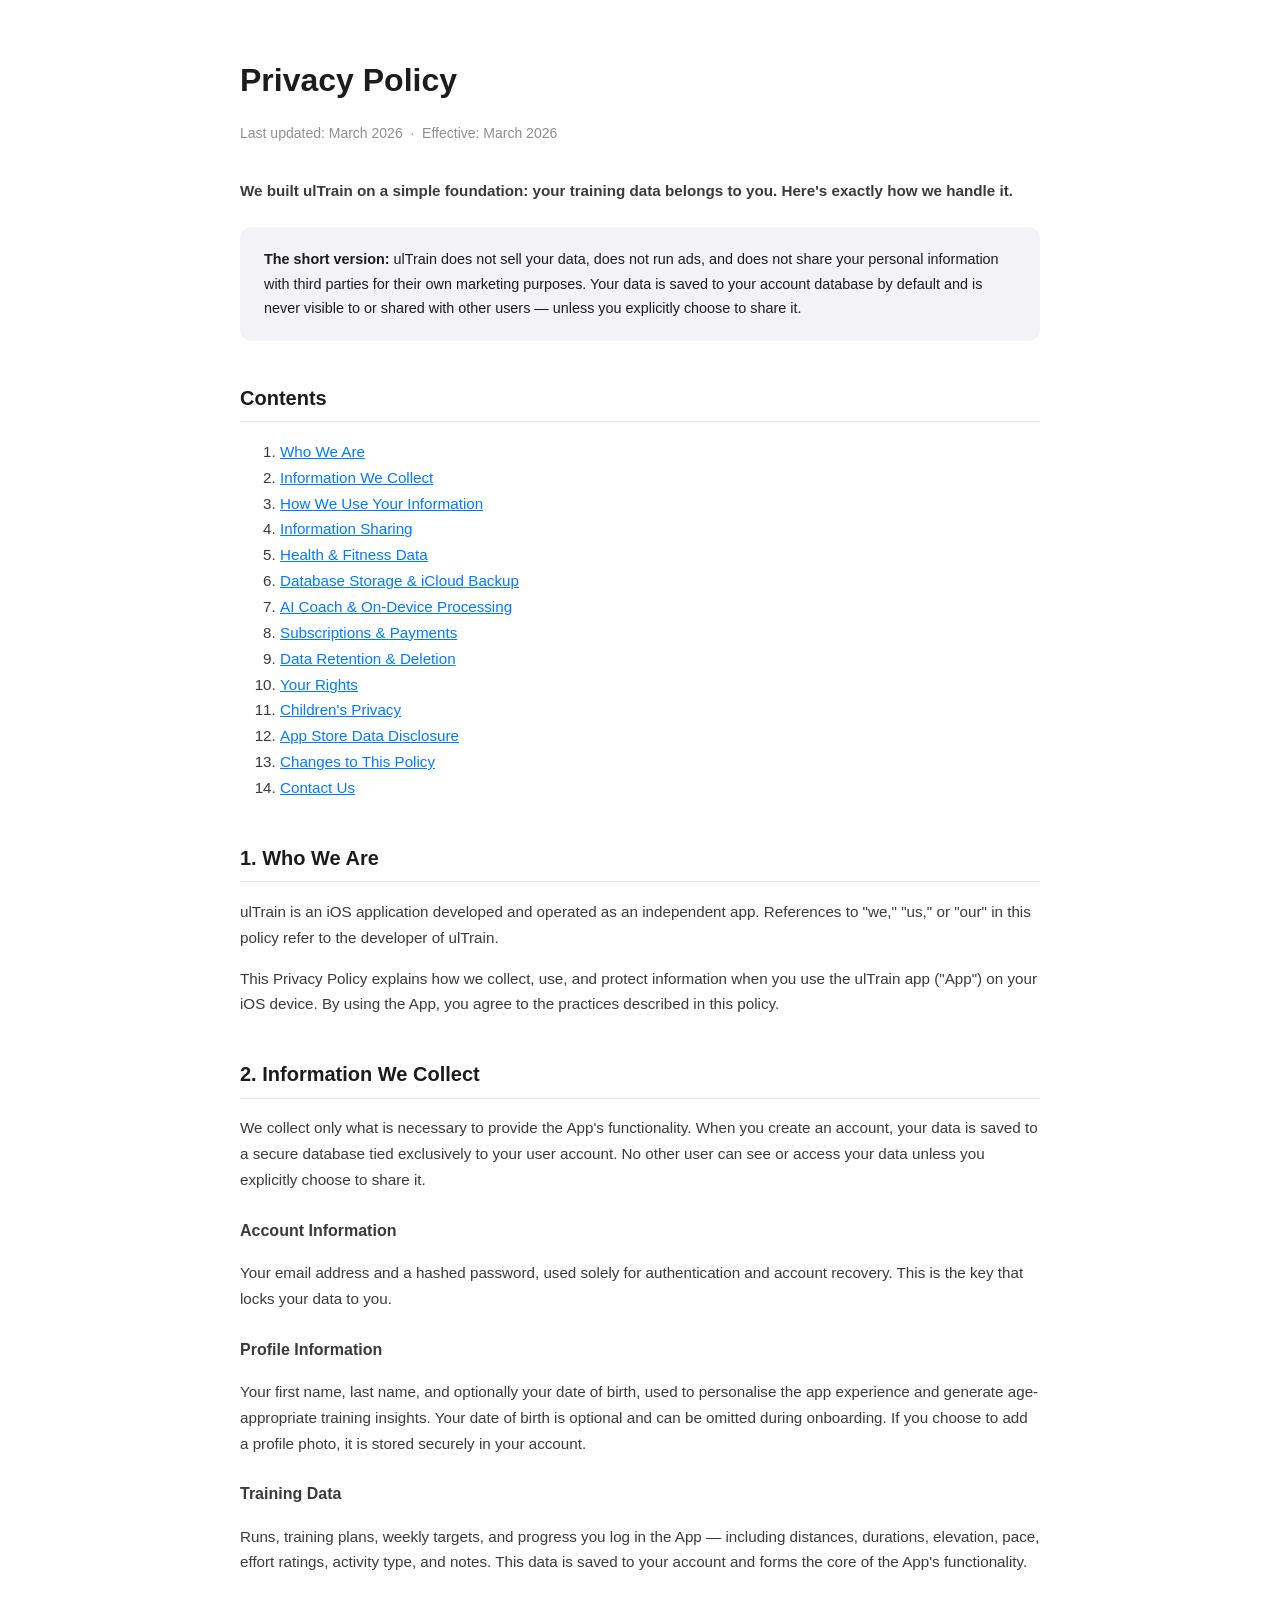
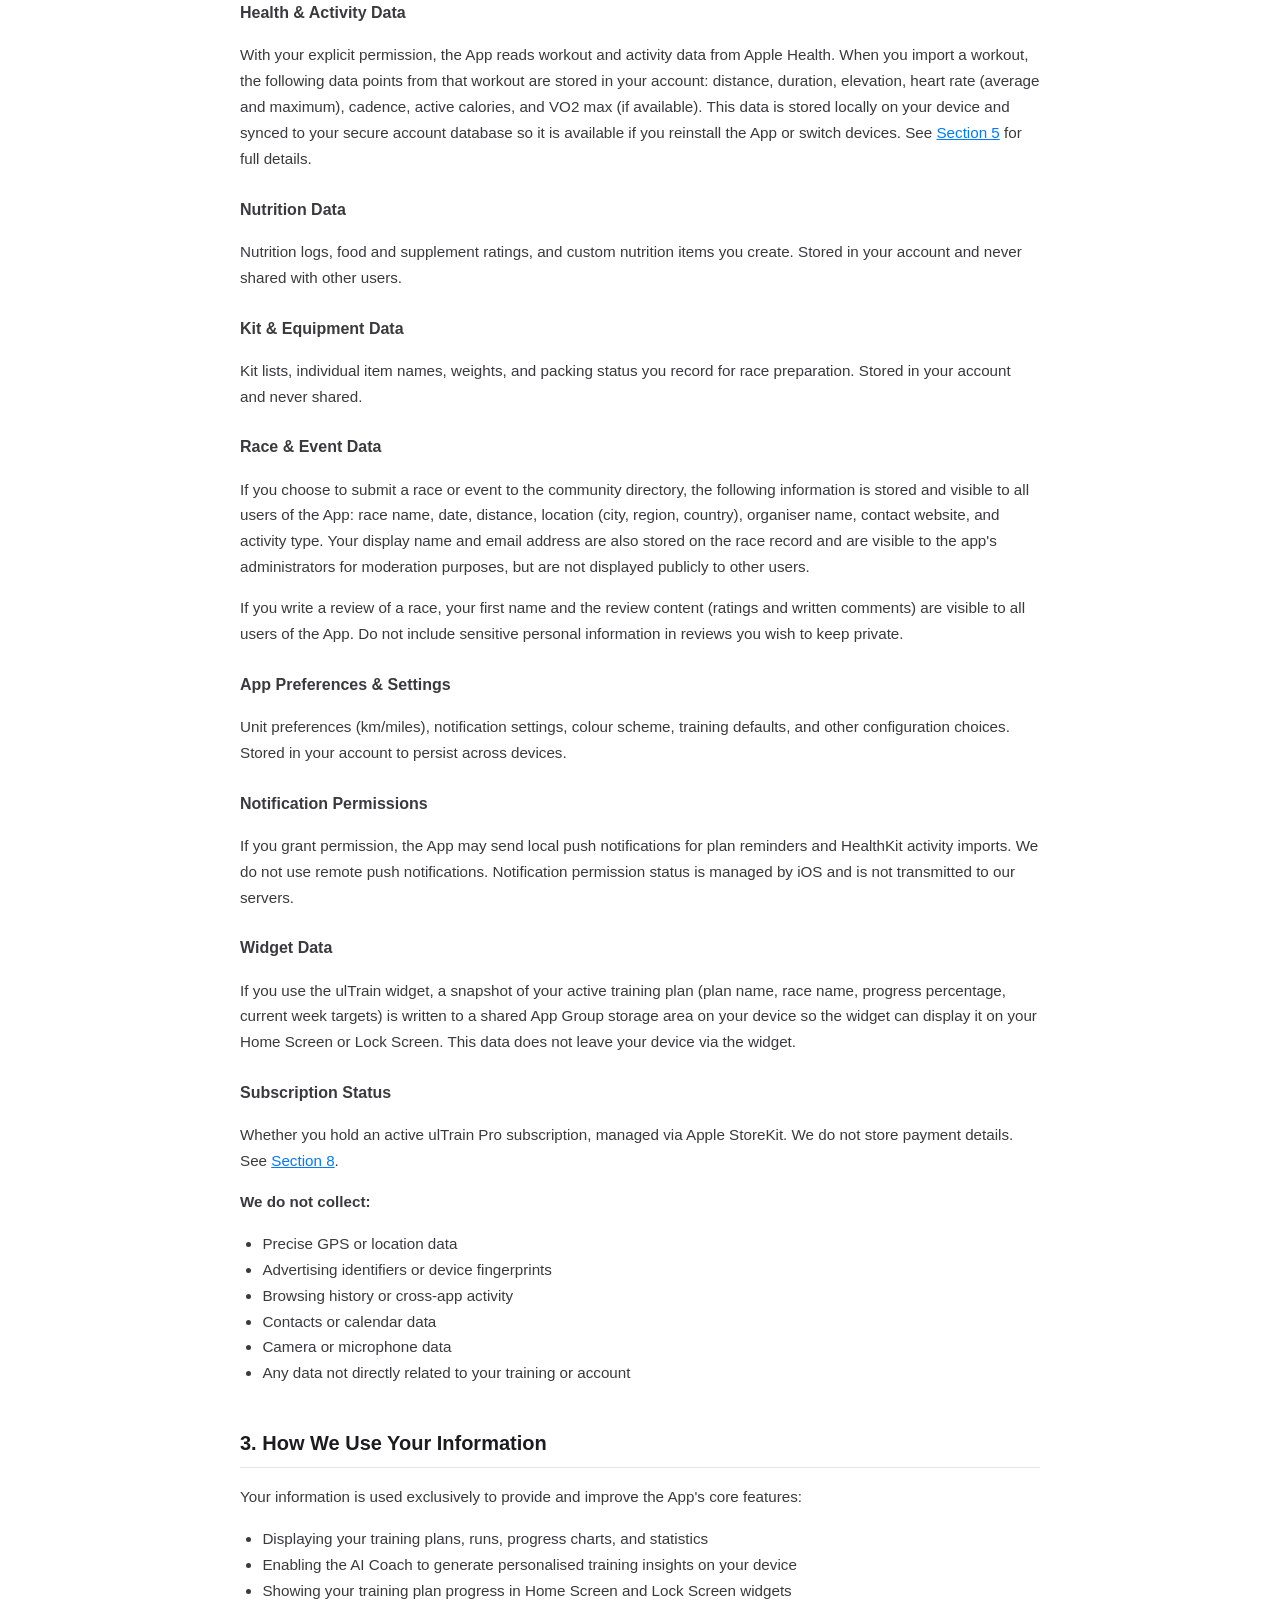
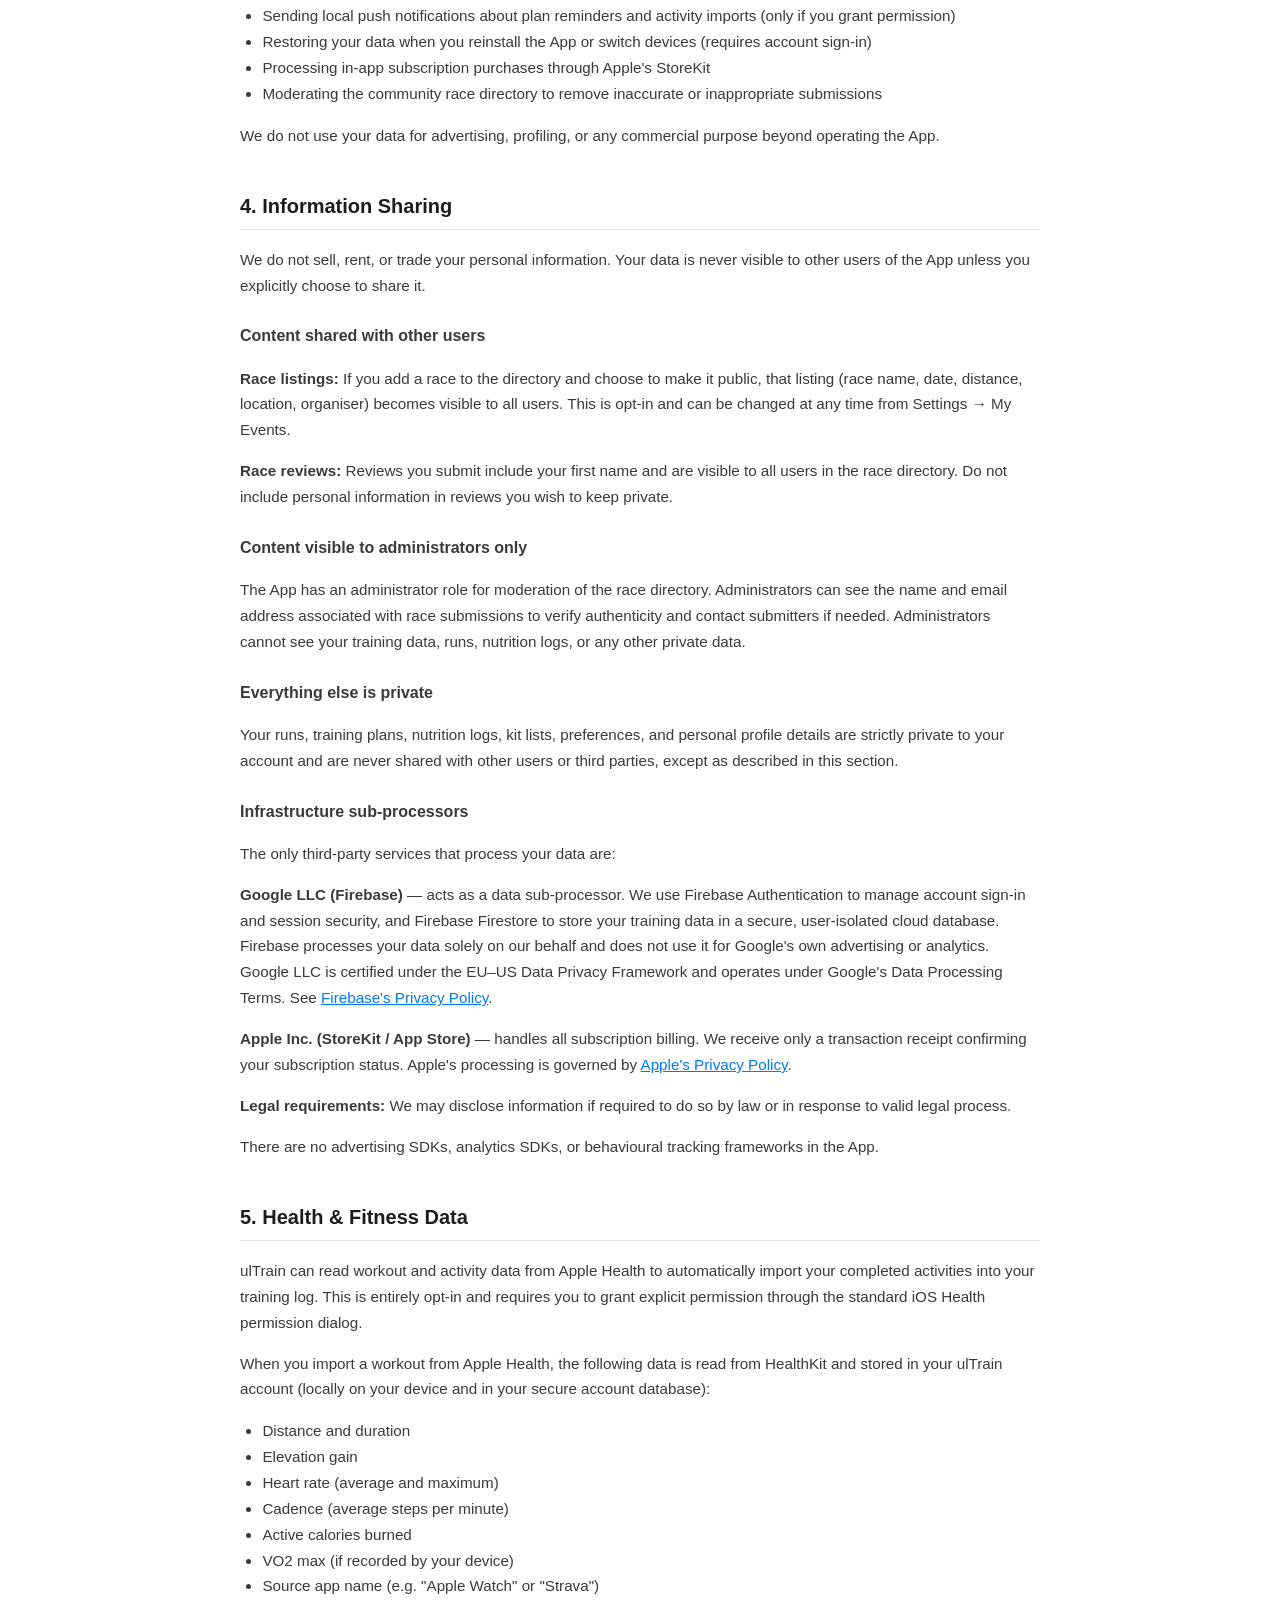
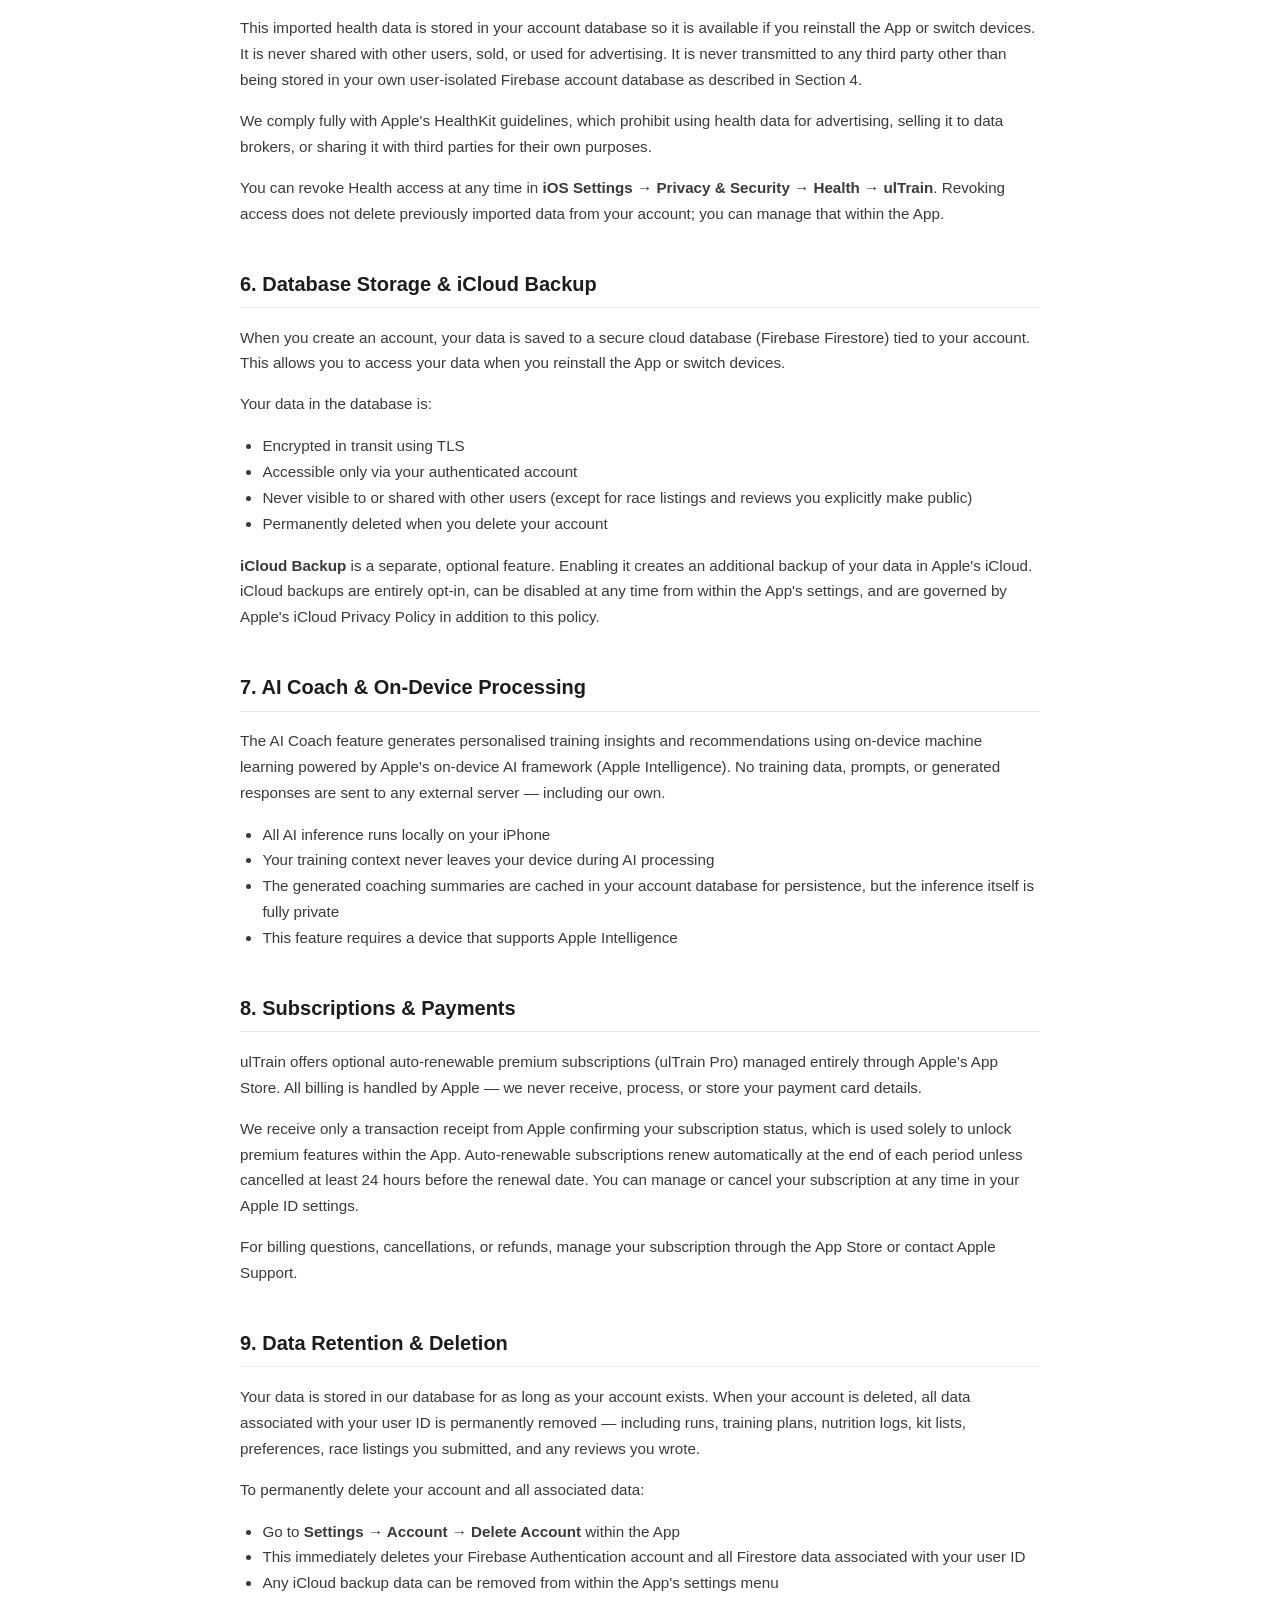
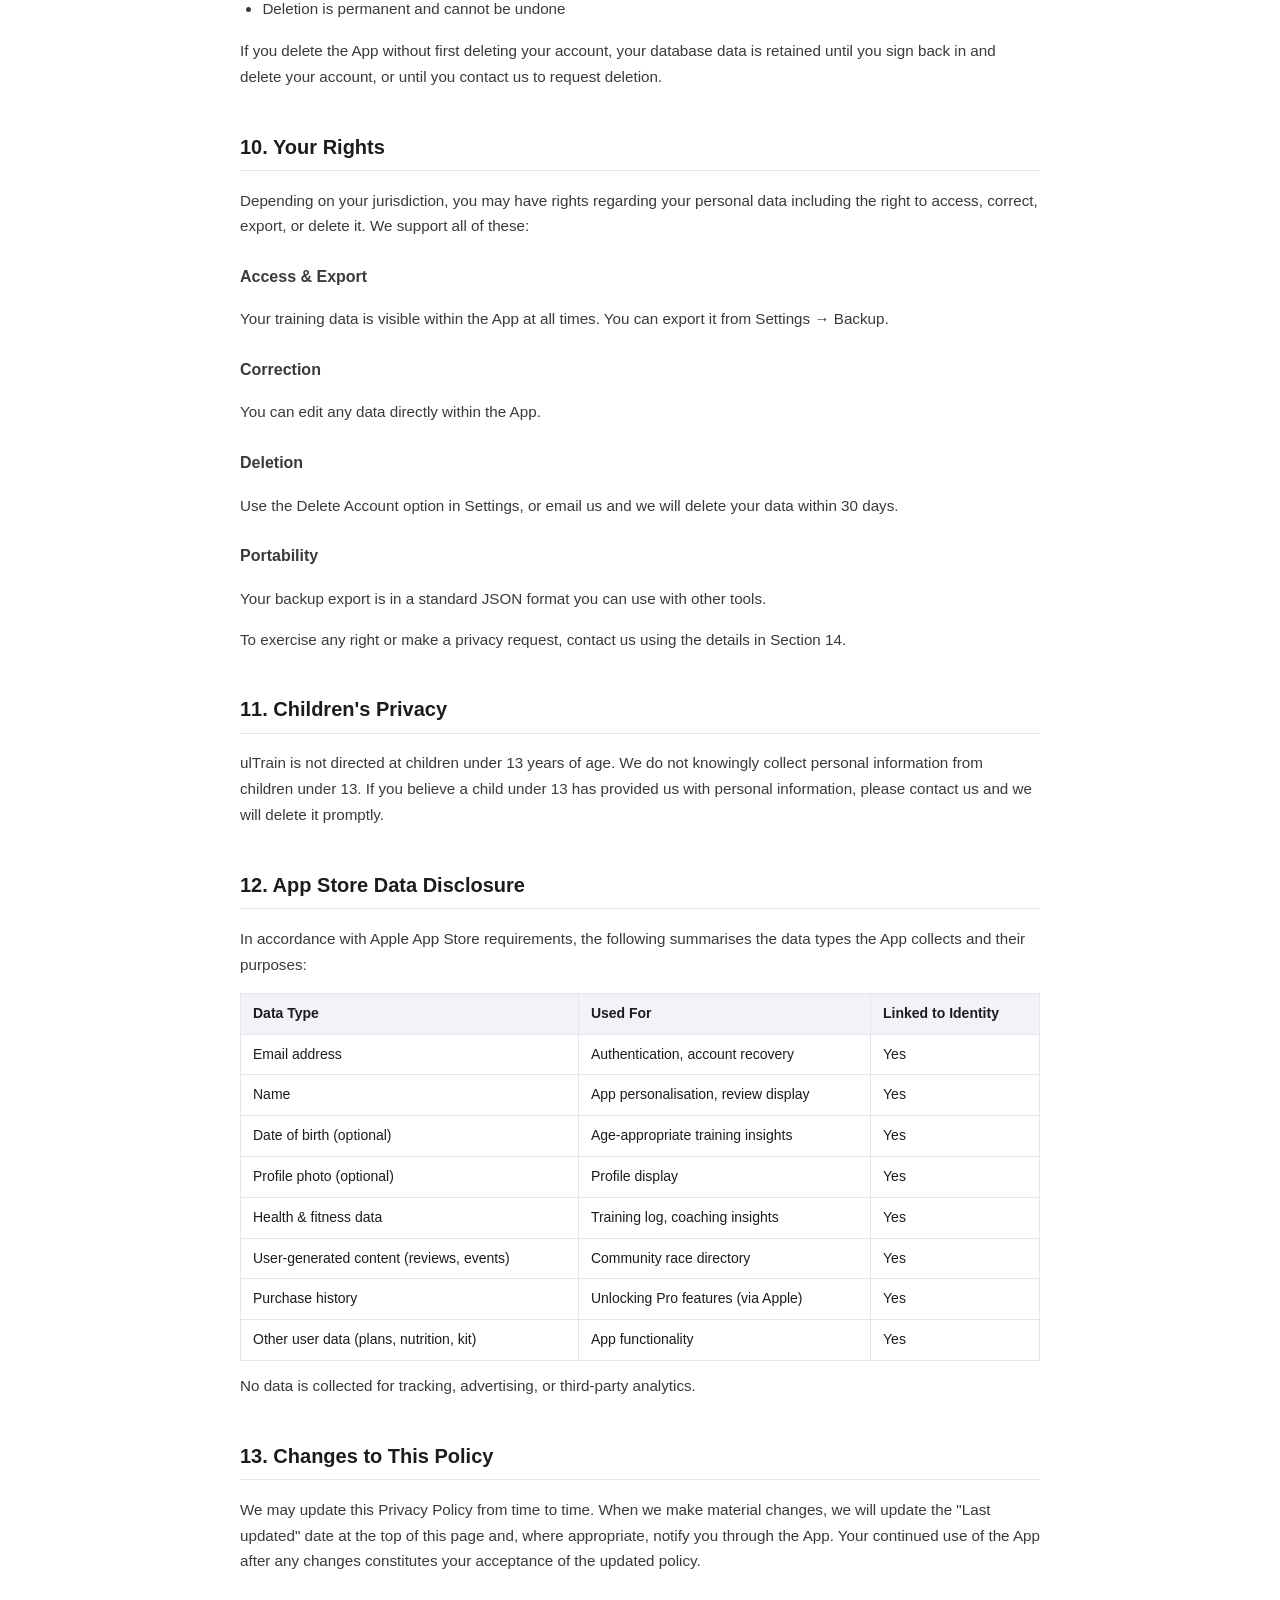
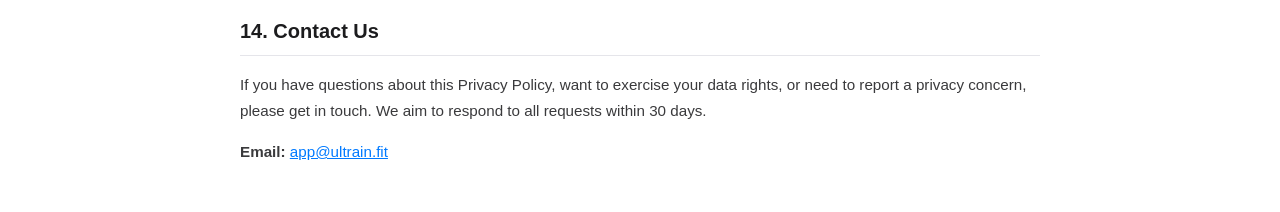
<file: privacy.html>
<!DOCTYPE html>
<html lang="en">
<head>
  <meta charset="UTF-8" />
  <meta name="viewport" content="width=device-width, initial-scale=1.0" />
  <title>ulTrain Privacy Policy</title>
  <style>
    body { font-family: -apple-system, BlinkMacSystemFont, "Segoe UI", sans-serif; max-width: 800px; margin: 0 auto; padding: 2rem 1.5rem; color: #1c1c1e; line-height: 1.7; }
    h1 { font-size: 2rem; margin-bottom: 0.25rem; }
    h2 { font-size: 1.25rem; margin-top: 2.5rem; border-bottom: 1px solid #e5e5ea; padding-bottom: 0.4rem; }
    h3 { font-size: 1rem; margin-top: 1.5rem; color: #3a3a3c; }
    p, li { font-size: 0.95rem; color: #3a3a3c; }
    ul { padding-left: 1.4rem; }
    .meta { color: #8e8e93; font-size: 0.875rem; margin-bottom: 2rem; }
    .summary { background: #f2f2f7; border-radius: 12px; padding: 1.25rem 1.5rem; margin: 1.5rem 0; font-size: 0.9rem; }
    a { color: #007aff; }
    @media (prefers-color-scheme: dark) {
      body { background: #000; color: #f2f2f7; }
      h3 { color: #aeaeb2; }
      p, li { color: #aeaeb2; }
      .summary { background: #1c1c1e; }
    }
  </style>
</head>
<body>

<h1>Privacy Policy</h1>
<p class="meta">Last updated: March 2026 &nbsp;·&nbsp; Effective: March 2026</p>

<p><strong>We built ulTrain on a simple foundation: your training data belongs to you. Here's exactly how we handle it.</strong></p>

<div class="summary">
  <strong>The short version:</strong> ulTrain does not sell your data, does not run ads, and does not share your personal information with third parties for their own marketing purposes. Your data is saved to your account database by default and is never visible to or shared with other users — unless you explicitly choose to share it.
</div>

<h2>Contents</h2>
<ol>
  <li><a href="#who">Who We Are</a></li>
  <li><a href="#collect">Information We Collect</a></li>
  <li><a href="#use">How We Use Your Information</a></li>
  <li><a href="#sharing">Information Sharing</a></li>
  <li><a href="#health">Health &amp; Fitness Data</a></li>
  <li><a href="#storage">Database Storage &amp; iCloud Backup</a></li>
  <li><a href="#ai">AI Coach &amp; On-Device Processing</a></li>
  <li><a href="#subscriptions">Subscriptions &amp; Payments</a></li>
  <li><a href="#retention">Data Retention &amp; Deletion</a></li>
  <li><a href="#rights">Your Rights</a></li>
  <li><a href="#children">Children's Privacy</a></li>
  <li><a href="#appstore">App Store Data Disclosure</a></li>
  <li><a href="#changes">Changes to This Policy</a></li>
  <li><a href="#contact">Contact Us</a></li>
</ol>

<h2 id="who">1. Who We Are</h2>
<p>ulTrain is an iOS application developed and operated as an independent app. References to "we," "us," or "our" in this policy refer to the developer of ulTrain.</p>
<p>This Privacy Policy explains how we collect, use, and protect information when you use the ulTrain app ("App") on your iOS device. By using the App, you agree to the practices described in this policy.</p>

<h2 id="collect">2. Information We Collect</h2>
<p>We collect only what is necessary to provide the App's functionality. When you create an account, your data is saved to a secure database tied exclusively to your user account. No other user can see or access your data unless you explicitly choose to share it.</p>

<h3>Account Information</h3>
<p>Your email address and a hashed password, used solely for authentication and account recovery. This is the key that locks your data to you.</p>

<h3>Profile Information</h3>
<p>Your first name, last name, and optionally your date of birth, used to personalise the app experience and generate age-appropriate training insights. Your date of birth is optional and can be omitted during onboarding. If you choose to add a profile photo, it is stored securely in your account.</p>

<h3>Training Data</h3>
<p>Runs, training plans, weekly targets, and progress you log in the App — including distances, durations, elevation, pace, effort ratings, activity type, and notes. This data is saved to your account and forms the core of the App's functionality.</p>

<h3>Health &amp; Activity Data</h3>
<p>With your explicit permission, the App reads workout and activity data from Apple Health. When you import a workout, the following data points from that workout are stored in your account: distance, duration, elevation, heart rate (average and maximum), cadence, active calories, and VO2 max (if available). This data is stored locally on your device and synced to your secure account database so it is available if you reinstall the App or switch devices. See <a href="#health">Section 5</a> for full details.</p>

<h3>Nutrition Data</h3>
<p>Nutrition logs, food and supplement ratings, and custom nutrition items you create. Stored in your account and never shared with other users.</p>

<h3>Kit &amp; Equipment Data</h3>
<p>Kit lists, individual item names, weights, and packing status you record for race preparation. Stored in your account and never shared.</p>

<h3>Race &amp; Event Data</h3>
<p>If you choose to submit a race or event to the community directory, the following information is stored and visible to all users of the App: race name, date, distance, location (city, region, country), organiser name, contact website, and activity type. Your display name and email address are also stored on the race record and are visible to the app's administrators for moderation purposes, but are not displayed publicly to other users.</p>
<p>If you write a review of a race, your first name and the review content (ratings and written comments) are visible to all users of the App. Do not include sensitive personal information in reviews you wish to keep private.</p>

<h3>App Preferences &amp; Settings</h3>
<p>Unit preferences (km/miles), notification settings, colour scheme, training defaults, and other configuration choices. Stored in your account to persist across devices.</p>

<h3>Notification Permissions</h3>
<p>If you grant permission, the App may send local push notifications for plan reminders and HealthKit activity imports. We do not use remote push notifications. Notification permission status is managed by iOS and is not transmitted to our servers.</p>

<h3>Widget Data</h3>
<p>If you use the ulTrain widget, a snapshot of your active training plan (plan name, race name, progress percentage, current week targets) is written to a shared App Group storage area on your device so the widget can display it on your Home Screen or Lock Screen. This data does not leave your device via the widget.</p>

<h3>Subscription Status</h3>
<p>Whether you hold an active ulTrain Pro subscription, managed via Apple StoreKit. We do not store payment details. See <a href="#subscriptions">Section 8</a>.</p>

<p><strong>We do not collect:</strong></p>
<ul>
  <li>Precise GPS or location data</li>
  <li>Advertising identifiers or device fingerprints</li>
  <li>Browsing history or cross-app activity</li>
  <li>Contacts or calendar data</li>
  <li>Camera or microphone data</li>
  <li>Any data not directly related to your training or account</li>
</ul>

<h2 id="use">3. How We Use Your Information</h2>
<p>Your information is used exclusively to provide and improve the App's core features:</p>
<ul>
  <li>Displaying your training plans, runs, progress charts, and statistics</li>
  <li>Enabling the AI Coach to generate personalised training insights on your device</li>
  <li>Showing your training plan progress in Home Screen and Lock Screen widgets</li>
  <li>Sending local push notifications about plan reminders and activity imports (only if you grant permission)</li>
  <li>Restoring your data when you reinstall the App or switch devices (requires account sign-in)</li>
  <li>Processing in-app subscription purchases through Apple's StoreKit</li>
  <li>Moderating the community race directory to remove inaccurate or inappropriate submissions</li>
</ul>
<p>We do not use your data for advertising, profiling, or any commercial purpose beyond operating the App.</p>

<h2 id="sharing">4. Information Sharing</h2>
<p>We do not sell, rent, or trade your personal information. Your data is never visible to other users of the App unless you explicitly choose to share it.</p>

<h3>Content shared with other users</h3>
<p><strong>Race listings:</strong> If you add a race to the directory and choose to make it public, that listing (race name, date, distance, location, organiser) becomes visible to all users. This is opt-in and can be changed at any time from Settings → My Events.</p>
<p><strong>Race reviews:</strong> Reviews you submit include your first name and are visible to all users in the race directory. Do not include personal information in reviews you wish to keep private.</p>

<h3>Content visible to administrators only</h3>
<p>The App has an administrator role for moderation of the race directory. Administrators can see the name and email address associated with race submissions to verify authenticity and contact submitters if needed. Administrators cannot see your training data, runs, nutrition logs, or any other private data.</p>

<h3>Everything else is private</h3>
<p>Your runs, training plans, nutrition logs, kit lists, preferences, and personal profile details are strictly private to your account and are never shared with other users or third parties, except as described in this section.</p>

<h3>Infrastructure sub-processors</h3>
<p>The only third-party services that process your data are:</p>
<p><strong>Google LLC (Firebase)</strong> — acts as a data sub-processor. We use Firebase Authentication to manage account sign-in and session security, and Firebase Firestore to store your training data in a secure, user-isolated cloud database. Firebase processes your data solely on our behalf and does not use it for Google's own advertising or analytics. Google LLC is certified under the EU–US Data Privacy Framework and operates under Google's Data Processing Terms. See <a href="https://firebase.google.com/support/privacy" target="_blank">Firebase's Privacy Policy</a>.</p>
<p><strong>Apple Inc. (StoreKit / App Store)</strong> — handles all subscription billing. We receive only a transaction receipt confirming your subscription status. Apple's processing is governed by <a href="https://www.apple.com/legal/privacy/" target="_blank">Apple's Privacy Policy</a>.</p>
<p><strong>Legal requirements:</strong> We may disclose information if required to do so by law or in response to valid legal process.</p>
<p>There are no advertising SDKs, analytics SDKs, or behavioural tracking frameworks in the App.</p>

<h2 id="health">5. Health &amp; Fitness Data</h2>
<p>ulTrain can read workout and activity data from Apple Health to automatically import your completed activities into your training log. This is entirely opt-in and requires you to grant explicit permission through the standard iOS Health permission dialog.</p>
<p>When you import a workout from Apple Health, the following data is read from HealthKit and stored in your ulTrain account (locally on your device and in your secure account database):</p>
<ul>
  <li>Distance and duration</li>
  <li>Elevation gain</li>
  <li>Heart rate (average and maximum)</li>
  <li>Cadence (average steps per minute)</li>
  <li>Active calories burned</li>
  <li>VO2 max (if recorded by your device)</li>
  <li>Source app name (e.g. "Apple Watch" or "Strava")</li>
</ul>
<p>This imported health data is stored in your account database so it is available if you reinstall the App or switch devices. It is never shared with other users, sold, or used for advertising. It is never transmitted to any third party other than being stored in your own user-isolated Firebase account database as described in Section 4.</p>
<p>We comply fully with Apple's HealthKit guidelines, which prohibit using health data for advertising, selling it to data brokers, or sharing it with third parties for their own purposes.</p>
<p>You can revoke Health access at any time in <strong>iOS Settings → Privacy &amp; Security → Health → ulTrain</strong>. Revoking access does not delete previously imported data from your account; you can manage that within the App.</p>

<h2 id="storage">6. Database Storage &amp; iCloud Backup</h2>
<p>When you create an account, your data is saved to a secure cloud database (Firebase Firestore) tied to your account. This allows you to access your data when you reinstall the App or switch devices.</p>
<p>Your data in the database is:</p>
<ul>
  <li>Encrypted in transit using TLS</li>
  <li>Accessible only via your authenticated account</li>
  <li>Never visible to or shared with other users (except for race listings and reviews you explicitly make public)</li>
  <li>Permanently deleted when you delete your account</li>
</ul>
<p><strong>iCloud Backup</strong> is a separate, optional feature. Enabling it creates an additional backup of your data in Apple's iCloud. iCloud backups are entirely opt-in, can be disabled at any time from within the App's settings, and are governed by Apple's iCloud Privacy Policy in addition to this policy.</p>

<h2 id="ai">7. AI Coach &amp; On-Device Processing</h2>
<p>The AI Coach feature generates personalised training insights and recommendations using on-device machine learning powered by Apple's on-device AI framework (Apple Intelligence). No training data, prompts, or generated responses are sent to any external server — including our own.</p>
<ul>
  <li>All AI inference runs locally on your iPhone</li>
  <li>Your training context never leaves your device during AI processing</li>
  <li>The generated coaching summaries are cached in your account database for persistence, but the inference itself is fully private</li>
  <li>This feature requires a device that supports Apple Intelligence</li>
</ul>

<h2 id="subscriptions">8. Subscriptions &amp; Payments</h2>
<p>ulTrain offers optional auto-renewable premium subscriptions (ulTrain Pro) managed entirely through Apple's App Store. All billing is handled by Apple — we never receive, process, or store your payment card details.</p>
<p>We receive only a transaction receipt from Apple confirming your subscription status, which is used solely to unlock premium features within the App. Auto-renewable subscriptions renew automatically at the end of each period unless cancelled at least 24 hours before the renewal date. You can manage or cancel your subscription at any time in your Apple ID settings.</p>
<p>For billing questions, cancellations, or refunds, manage your subscription through the App Store or contact Apple Support.</p>

<h2 id="retention">9. Data Retention &amp; Deletion</h2>
<p>Your data is stored in our database for as long as your account exists. When your account is deleted, all data associated with your user ID is permanently removed — including runs, training plans, nutrition logs, kit lists, preferences, race listings you submitted, and any reviews you wrote.</p>
<p>To permanently delete your account and all associated data:</p>
<ul>
  <li>Go to <strong>Settings → Account → Delete Account</strong> within the App</li>
  <li>This immediately deletes your Firebase Authentication account and all Firestore data associated with your user ID</li>
  <li>Any iCloud backup data can be removed from within the App's settings menu</li>
  <li>Deletion is permanent and cannot be undone</li>
</ul>
<p>If you delete the App without first deleting your account, your database data is retained until you sign back in and delete your account, or until you contact us to request deletion.</p>

<h2 id="rights">10. Your Rights</h2>
<p>Depending on your jurisdiction, you may have rights regarding your personal data including the right to access, correct, export, or delete it. We support all of these:</p>
<h3>Access &amp; Export</h3>
<p>Your training data is visible within the App at all times. You can export it from Settings → Backup.</p>
<h3>Correction</h3>
<p>You can edit any data directly within the App.</p>
<h3>Deletion</h3>
<p>Use the Delete Account option in Settings, or email us and we will delete your data within 30 days.</p>
<h3>Portability</h3>
<p>Your backup export is in a standard JSON format you can use with other tools.</p>
<p>To exercise any right or make a privacy request, contact us using the details in Section 14.</p>

<h2 id="children">11. Children's Privacy</h2>
<p>ulTrain is not directed at children under 13 years of age. We do not knowingly collect personal information from children under 13. If you believe a child under 13 has provided us with personal information, please contact us and we will delete it promptly.</p>

<h2 id="appstore">12. App Store Data Disclosure</h2>
<p>In accordance with Apple App Store requirements, the following summarises the data types the App collects and their purposes:</p>

<table style="width:100%; border-collapse:collapse; font-size:0.875rem; margin-top:0.75rem;">
  <thead>
    <tr style="background:#f2f2f7; text-align:left;">
      <th style="padding:8px 12px; border:1px solid #e5e5ea;">Data Type</th>
      <th style="padding:8px 12px; border:1px solid #e5e5ea;">Used For</th>
      <th style="padding:8px 12px; border:1px solid #e5e5ea;">Linked to Identity</th>
    </tr>
  </thead>
  <tbody>
    <tr><td style="padding:8px 12px; border:1px solid #e5e5ea;">Email address</td><td style="padding:8px 12px; border:1px solid #e5e5ea;">Authentication, account recovery</td><td style="padding:8px 12px; border:1px solid #e5e5ea;">Yes</td></tr>
    <tr><td style="padding:8px 12px; border:1px solid #e5e5ea;">Name</td><td style="padding:8px 12px; border:1px solid #e5e5ea;">App personalisation, review display</td><td style="padding:8px 12px; border:1px solid #e5e5ea;">Yes</td></tr>
    <tr><td style="padding:8px 12px; border:1px solid #e5e5ea;">Date of birth (optional)</td><td style="padding:8px 12px; border:1px solid #e5e5ea;">Age-appropriate training insights</td><td style="padding:8px 12px; border:1px solid #e5e5ea;">Yes</td></tr>
    <tr><td style="padding:8px 12px; border:1px solid #e5e5ea;">Profile photo (optional)</td><td style="padding:8px 12px; border:1px solid #e5e5ea;">Profile display</td><td style="padding:8px 12px; border:1px solid #e5e5ea;">Yes</td></tr>
    <tr><td style="padding:8px 12px; border:1px solid #e5e5ea;">Health &amp; fitness data</td><td style="padding:8px 12px; border:1px solid #e5e5ea;">Training log, coaching insights</td><td style="padding:8px 12px; border:1px solid #e5e5ea;">Yes</td></tr>
    <tr><td style="padding:8px 12px; border:1px solid #e5e5ea;">User-generated content (reviews, events)</td><td style="padding:8px 12px; border:1px solid #e5e5ea;">Community race directory</td><td style="padding:8px 12px; border:1px solid #e5e5ea;">Yes</td></tr>
    <tr><td style="padding:8px 12px; border:1px solid #e5e5ea;">Purchase history</td><td style="padding:8px 12px; border:1px solid #e5e5ea;">Unlocking Pro features (via Apple)</td><td style="padding:8px 12px; border:1px solid #e5e5ea;">Yes</td></tr>
    <tr><td style="padding:8px 12px; border:1px solid #e5e5ea;">Other user data (plans, nutrition, kit)</td><td style="padding:8px 12px; border:1px solid #e5e5ea;">App functionality</td><td style="padding:8px 12px; border:1px solid #e5e5ea;">Yes</td></tr>
  </tbody>
</table>
<p style="margin-top:0.75rem;">No data is collected for tracking, advertising, or third-party analytics.</p>

<h2 id="changes">13. Changes to This Policy</h2>
<p>We may update this Privacy Policy from time to time. When we make material changes, we will update the "Last updated" date at the top of this page and, where appropriate, notify you through the App. Your continued use of the App after any changes constitutes your acceptance of the updated policy.</p>

<h2 id="contact">14. Contact Us</h2>
<p>If you have questions about this Privacy Policy, want to exercise your data rights, or need to report a privacy concern, please get in touch. We aim to respond to all requests within 30 days.</p>
<p><strong>Email:</strong> <a href="mailto:app@ultrain.fit">app@ultrain.fit</a></p>

</body>
</html>
</file>
<file: assets/css/main.css>
/* ─── Reset & Base ─────────────────────────────────── */
*, *::before, *::after { box-sizing: border-box; margin: 0; padding: 0; }

:root {
  --orange:   #E67E22;
  --orange-lt:#F39C12;
  --navy:     #1a2433;
  --navy-mid: #2C3E50;
  --navy-lt:  #34495E;
  --slate:    #7F8C8D;
  --silver:   #BDC3C7;
  --white:    #FFFFFF;
  --off-white:#F5F5F7;
  --text-dark:#1d1d1f;
  --text-gray:#6e6e73;
  --radius-lg:28px;
  --radius-md:18px;
  --radius-sm:12px;
  --transition:0.4s cubic-bezier(0.25,0.46,0.45,0.94);
}

html { scroll-behavior: smooth; overflow-x: hidden; }

body {
  font-family: -apple-system, BlinkMacSystemFont, "SF Pro Display", "Segoe UI", Roboto, sans-serif;
  background: var(--off-white);
  color: var(--text-dark);
  overflow-x: hidden;
  width: 100%;
  max-width: 100%;
}

/* ─── Nav ──────────────────────────────────────────── */
nav {
  position: fixed; top: 0; left: 0; right: 0; z-index: 100;
  display: flex; align-items: center; justify-content: space-between;
  padding: 0 5%;
  height: 52px;
  background: rgba(255,255,255,0.72);
  backdrop-filter: saturate(180%) blur(20px);
  -webkit-backdrop-filter: saturate(180%) blur(20px);
  border-bottom: 1px solid rgba(0,0,0,0.08);
  transition: background var(--transition);
}
nav.dark {
  background: rgba(26,36,51,0.82);
  border-bottom-color: rgba(255,255,255,0.08);
}
.nav-logo {
  font-size: 1.1rem; font-weight: 700; letter-spacing: -0.02em;
  color: var(--text-dark); text-decoration: none;
}
nav.dark .nav-logo { color: var(--white); }
.nav-logo span { color: var(--orange); }
.nav-links { display: flex; gap: 2rem; list-style: none; }
.nav-links a {
  font-size: 0.8rem; font-weight: 500; color: var(--text-gray);
  text-decoration: none; transition: color 0.2s;
}
nav.dark .nav-links a { color: rgba(255,255,255,0.7); }
.nav-links a:hover { color: var(--orange); }
.nav-cta {
  background: var(--orange); color: white; font-size: 0.78rem;
  font-weight: 600; padding: 7px 16px; border-radius: 20px;
  text-decoration: none; transition: background 0.2s, transform 0.15s;
}
.nav-cta:hover { background: var(--orange-lt); transform: scale(1.03); }
.nav-mobile-toggle { display: none; background: none; border: none; cursor: pointer; }

/* ─── Hero ─────────────────────────────────────────── */
.hero {
  min-height: 100vh;
  background: linear-gradient(160deg, var(--navy) 0%, #1f3045 55%, #2d1a0e 100%);
  display: flex; flex-direction: column;
  align-items: center; justify-content: center;
  text-align: center;
  padding: 100px 5% 80px;
  position: relative; overflow: hidden;
}
.hero-glow {
  position: absolute; border-radius: 50%;
  filter: blur(100px); pointer-events: none; opacity: 0.35;
  animation: pulse 6s ease-in-out infinite alternate;
}
.hero-glow-1 {
  width: 600px; height: 600px;
  background: var(--orange); top: -100px; right: -150px;
}
.hero-glow-2 {
  width: 400px; height: 400px;
  background: #6A5ACD; bottom: -100px; left: -100px;
}
@keyframes pulse { from { opacity: 0.25; } to { opacity: 0.45; } }

.hero-eyebrow {
  display: inline-flex; align-items: center; gap: 8px;
  background: rgba(230,126,34,0.18); border: 1px solid rgba(230,126,34,0.35);
  color: var(--orange-lt); font-size: 0.78rem; font-weight: 600;
  letter-spacing: 0.06em; text-transform: uppercase;
  padding: 5px 14px; border-radius: 30px;
  margin-bottom: 28px;
  opacity: 0; animation: fadeUp 0.7s 0.2s forwards;
}
.hero-eyebrow::before { content: "●"; font-size: 0.5rem; }

.hero h1 {
  font-size: clamp(3rem, 9vw, 7rem);
  font-weight: 800; letter-spacing: -0.04em; line-height: 1.0;
  color: white;
  opacity: 0; animation: fadeUp 0.7s 0.35s forwards;
}
.hero h1 span { color: var(--orange); }

.hero-sub {
  margin-top: 24px; max-width: 580px;
  font-size: clamp(1.05rem, 2.5vw, 1.3rem);
  color: rgba(255,255,255,0.68); line-height: 1.6; font-weight: 400;
  opacity: 0; animation: fadeUp 0.7s 0.5s forwards;
}

.hero-actions {
  margin-top: 40px; display: flex; gap: 16px; flex-wrap: wrap; justify-content: center;
  opacity: 0; animation: fadeUp 0.7s 0.65s forwards;
}
.btn-primary {
  display: inline-flex; align-items: center; gap: 8px;
  background: var(--orange); color: white;
  font-size: 1rem; font-weight: 600; padding: 15px 30px;
  border-radius: 50px; text-decoration: none;
  transition: transform 0.2s, box-shadow 0.2s;
  box-shadow: 0 8px 30px rgba(230,126,34,0.4);
}
.btn-primary:hover { transform: translateY(-2px); box-shadow: 0 12px 40px rgba(230,126,34,0.55); }
.btn-secondary {
  display: inline-flex; align-items: center; gap: 8px;
  background: rgba(255,255,255,0.1); color: white;
  font-size: 1rem; font-weight: 600; padding: 15px 30px;
  border-radius: 50px; text-decoration: none;
  border: 1px solid rgba(255,255,255,0.2);
  transition: background 0.2s, transform 0.2s;
  backdrop-filter: blur(10px);
}
.btn-secondary:hover { background: rgba(255,255,255,0.18); transform: translateY(-2px); }

/* Phone mockup */
.hero-device {
  margin-top: 70px; position: relative; display: flex; justify-content: center;
  opacity: 0; animation: fadeUp 0.9s 0.8s forwards;
}
.phone-frame {
  width: min(280px, 75vw);
  background: linear-gradient(145deg, #1e2d3d 0%, #0d1825 100%);
  border-radius: 44px;
  border: 2px solid rgba(255,255,255,0.12);
  padding: 20px 16px;
  box-shadow: 0 40px 100px rgba(0,0,0,0.55), 0 0 0 1px rgba(255,255,255,0.06), inset 0 1px 0 rgba(255,255,255,0.1);
  position: relative;
  animation: float 4s ease-in-out infinite;
}
.phone-notch {
  width: 90px; height: 6px; background: rgba(0,0,0,0.6);
  border-radius: 3px; margin: 0 auto 16px;
}
@keyframes float {
  0%,100% { transform: translateY(0); }
  50% { transform: translateY(-12px); }
}
.phone-screen {
  border-radius: 28px; overflow: hidden;
  background: var(--navy-mid);
  aspect-ratio: 9/19.5;
  display: flex; flex-direction: column;
}
.ps-header {
  background: linear-gradient(135deg, #2c3e50, #1a2433);
  padding: 14px 16px 10px;
}
.ps-greeting { font-size: 0.6rem; color: rgba(255,255,255,0.5); }
.ps-name { font-size: 0.95rem; font-weight: 700; color: white; letter-spacing: -0.02em; }
.ps-plan-card {
  background: linear-gradient(135deg, #e67e22, #d35400);
  border-radius: 14px; margin: 8px 12px;
  padding: 12px;
}
.ps-plan-label { font-size: 0.5rem; color: rgba(255,255,255,0.75); text-transform: uppercase; letter-spacing: 0.05em; }
.ps-plan-name { font-size: 0.75rem; font-weight: 700; color: white; margin-top: 2px; }
.ps-progress-row { display: flex; gap: 8px; margin-top: 8px; }
.ps-stat { flex: 1; background: rgba(0,0,0,0.2); border-radius: 8px; padding: 6px; text-align: center; }
.ps-stat-val { font-size: 0.7rem; font-weight: 700; color: white; }
.ps-stat-lbl { font-size: 0.45rem; color: rgba(255,255,255,0.65); }
.ps-prog-bar { height: 3px; background: rgba(255,255,255,0.25); border-radius: 2px; margin-top: 8px; }
.ps-prog-fill { height: 100%; width: 62%; background: white; border-radius: 2px; }
.ps-section { padding: 10px 12px 4px; }
.ps-section-title { font-size: 0.55rem; font-weight: 700; color: rgba(255,255,255,0.5); text-transform: uppercase; letter-spacing: 0.06em; }
.ps-week-row { display: flex; align-items: center; gap: 8px; padding: 8px; background: rgba(255,255,255,0.05); border-radius: 10px; margin-top: 6px; }
.ps-week-badge { width: 24px; height: 24px; border-radius: 8px; background: var(--orange); display: flex; align-items: center; justify-content: center; font-size: 0.55rem; font-weight: 800; color: white; flex-shrink: 0; }
.ps-week-info { flex: 1; }
.ps-week-name { font-size: 0.6rem; font-weight: 600; color: white; }
.ps-week-dist { font-size: 0.5rem; color: rgba(255,255,255,0.5); }
.ps-week-row2 { background: rgba(255,255,255,0.03); }
.ps-chart-preview { margin: 8px 12px; height: 50px; background: rgba(255,255,255,0.04); border-radius: 10px; overflow: hidden; display: flex; align-items: flex-end; padding: 8px 8px 6px; gap: 3px; }
.ps-bar { border-radius: 3px 3px 0 0; flex: 1; opacity: 0.7; }
.ps-tabbar { display: flex; padding: 8px 12px 6px; border-top: 1px solid rgba(255,255,255,0.06); gap: 4px; }
.ps-tab { flex: 1; display: flex; flex-direction: column; align-items: center; gap: 2px; opacity: 0.4; }
.ps-tab.active { opacity: 1; }
.ps-tab-icon { font-size: 0.9rem; }
.ps-tab-lbl { font-size: 0.4rem; color: rgba(255,255,255,0.6); }
.ps-tab.active .ps-tab-lbl { color: var(--orange); }

/* ─── Sections base ────────────────────────────────── */
section { padding: 100px 5%; }
.section-eyebrow {
  font-size: 0.78rem; font-weight: 600; letter-spacing: 0.08em;
  text-transform: uppercase; color: var(--orange);
  margin-bottom: 14px;
}
.section-title {
  font-size: clamp(2rem, 5vw, 3.2rem); font-weight: 800;
  letter-spacing: -0.03em; line-height: 1.1;
  color: var(--text-dark);
}
.section-sub {
  margin-top: 16px; font-size: clamp(1rem, 2vw, 1.15rem);
  color: var(--text-gray); line-height: 1.65; max-width: 600px;
}
.center { text-align: center; }
.center .section-sub { margin: 16px auto 0; }

/* ─── Stats Banner ─────────────────────────────────── */
.stats-banner {
  background: white;
  border-top: 1px solid rgba(0,0,0,0.07);
  border-bottom: 1px solid rgba(0,0,0,0.07);
  padding: 40px 5%;
}
.stats-grid {
  max-width: 900px; margin: 0 auto;
  display: grid; grid-template-columns: repeat(4, 1fr);
  text-align: center; gap: 20px;
}
.stat-item-num {
  font-size: 2.4rem; font-weight: 800; color: var(--orange);
  letter-spacing: -0.04em; line-height: 1;
}
.stat-item-lbl {
  font-size: 0.82rem; color: var(--text-gray); margin-top: 6px; font-weight: 500;
}

/* ─── Features Grid ────────────────────────────────── */
.features-section { background: var(--off-white); }
.features-grid {
  max-width: 1100px; margin: 60px auto 0;
  display: grid; grid-template-columns: repeat(3, 1fr); gap: 20px;
}
.feature-card {
  background: white; border-radius: var(--radius-lg);
  padding: 36px 32px;
  border: 1px solid rgba(0,0,0,0.06);
  transition: transform var(--transition), box-shadow var(--transition);
  opacity: 0; transform: translateY(30px);
}
.feature-card.visible {
  opacity: 1; transform: translateY(0);
}
.feature-card:hover {
  transform: translateY(-6px);
  box-shadow: 0 20px 60px rgba(0,0,0,0.1);
}
.feature-icon {
  width: 52px; height: 52px; border-radius: 16px;
  display: flex; align-items: center; justify-content: center;
  margin-bottom: 20px;
  background: linear-gradient(135deg, rgba(230,126,34,0.12), rgba(230,126,34,0.06));
}
.feature-icon svg { width: 24px; height: 24px; stroke: var(--orange); fill: none; stroke-width: 1.75; stroke-linecap: round; stroke-linejoin: round; }
.feature-card.featured .feature-icon svg { stroke: #f5a461; }
.feature-card h3 {
  font-size: 1.15rem; font-weight: 700; letter-spacing: -0.02em;
  color: var(--text-dark); margin-bottom: 10px;
}
.feature-card p {
  font-size: 0.9rem; color: var(--text-gray); line-height: 1.65;
}
.feature-badge {
  display: inline-flex; align-items: center; gap: 5px;
  margin-top: 14px;
  background: rgba(230,126,34,0.1);
  border: 1px solid rgba(230,126,34,0.3);
  color: var(--orange); font-size: 0.7rem; font-weight: 700;
  padding: 4px 10px; border-radius: 20px; letter-spacing: 0.04em;
  text-transform: uppercase;
}
.feature-badge::before {
  content: "★"; font-size: 0.6rem;
}

/* ─── Plans Showcase ───────────────────────────────── */
.plans-section {
  background: linear-gradient(170deg, var(--navy) 0%, #1f3045 100%);
  color: white;
}
.plans-section .section-title { color: white; }
.plans-section .section-sub { color: rgba(255,255,255,0.65); }
.plans-section .section-eyebrow { color: var(--orange-lt); }
.plans-showcase {
  max-width: 1100px; margin: 70px auto 0;
  display: grid; grid-template-columns: 1fr 1fr; gap: 50px; align-items: center;
}
.plans-device { position: relative; display: flex; justify-content: center; }
.plans-device .phone-frame { animation: float2 5s ease-in-out infinite; }
@keyframes float2 {
  0%,100% { transform: translateY(0) rotate(-2deg); }
  50% { transform: translateY(-10px) rotate(-2deg); }
}
.plans-features { display: flex; flex-direction: column; gap: 24px; }
.plan-feature-row {
  display: flex; gap: 18px; align-items: flex-start;
  opacity: 0; transform: translateX(20px);
  transition: all 0.5s;
}
.plan-feature-row.visible { opacity: 1; transform: translateX(0); }
.pf-icon {
  width: 44px; height: 44px; border-radius: 14px; flex-shrink: 0;
  background: rgba(230,126,34,0.18); display: flex; align-items: center;
  justify-content: center;
}
.pf-icon svg { width: 22px; height: 22px; stroke: #f5a461; fill: none; stroke-width: 1.75; stroke-linecap: round; stroke-linejoin: round; }
.pf-text h4 { font-size: 1rem; font-weight: 700; color: white; margin-bottom: 4px; }
.pf-text p { font-size: 0.87rem; color: rgba(255,255,255,0.6); line-height: 1.55; }

/* ─── Plan Wizard ──────────────────────────────────── */
.wizard-section {
  background: var(--off-white);
  overflow: hidden;
}
.wizard-inner {
  max-width: 1100px; margin: 0 auto;
  display: grid; grid-template-columns: 1fr 1fr; gap: 70px; align-items: center;
}
.wizard-content .section-eyebrow { color: var(--orange); }
.wizard-steps {
  margin-top: 36px; display: flex; flex-direction: column; gap: 0;
  position: relative;
}
.wizard-steps::before {
  content: '';
  position: absolute; left: 18px; top: 20px; bottom: 20px;
  width: 2px; background: linear-gradient(180deg, var(--orange), rgba(230,126,34,0.1));
  border-radius: 1px;
}
.wizard-step {
  display: flex; gap: 18px; align-items: flex-start;
  padding: 0 0 24px 0;
  opacity: 0; transform: translateX(-16px);
  transition: all 0.5s;
}
.wizard-step.visible { opacity: 1; transform: translateX(0); }
.wizard-step:last-child { padding-bottom: 0; }
.ws-num {
  width: 36px; height: 36px; border-radius: 50%; flex-shrink: 0;
  background: var(--orange); color: white;
  display: flex; align-items: center; justify-content: center;
  font-size: 0.8rem; font-weight: 800;
  box-shadow: 0 4px 14px rgba(230,126,34,0.35);
  position: relative; z-index: 1;
}
.ws-text h4 { font-size: 0.98rem; font-weight: 700; color: var(--text-dark); margin-bottom: 3px; }
.ws-text p { font-size: 0.85rem; color: var(--text-gray); line-height: 1.5; }
.wizard-visual {
  position: relative; display: flex; justify-content: center; align-items: center;
  padding: 20px;
}
.wizard-phone-wrap {
  position: relative;
  z-index: 0;
}
.wizard-phone-wrap .phone-frame {
  animation: float3 5s ease-in-out infinite;
}
@keyframes float3 {
  0%,100% { transform: translateY(0) rotate(1.5deg); }
  50% { transform: translateY(-10px) rotate(1.5deg); }
}
.wizard-badge {
  position: absolute; top: 20px; right: -28px;
  z-index: 10;
  background: linear-gradient(135deg, var(--orange), var(--orange-lt));
  color: white; font-size: 0.75rem; font-weight: 800;
  padding: 10px 18px; border-radius: 22px;
  box-shadow: 0 12px 32px rgba(230,126,34,0.55), 0 2px 8px rgba(0,0,0,0.18);
  letter-spacing: 0.03em;
  opacity: 0; transform: rotate(6deg) scale(0.85);
  transition: all 0.5s 0.4s cubic-bezier(0.34,1.56,0.64,1);
}
.wizard-badge.visible { opacity: 1; transform: rotate(6deg) scale(1); }

/* ─── AI Highlight ─────────────────────────────────── */
.ai-section {
  background: var(--off-white);
  position: relative; overflow: hidden;
}
.ai-inner {
  max-width: 1100px; margin: 0 auto;
  display: grid; grid-template-columns: 1fr 1fr; gap: 60px; align-items: center;
}
.ai-visual {
  position: relative; padding: 40px;
  display: flex; align-items: center; justify-content: center;
}
.ai-card {
  background: linear-gradient(135deg, #1a2433, #2c1a0e);
  border: 1px solid rgba(230,126,34,0.25);
  border-radius: var(--radius-lg); padding: 28px;
  width: 100%; max-width: 360px;
  box-shadow: 0 30px 80px rgba(0,0,0,0.2);
  position: relative;
  opacity: 0; transform: scale(0.95);
  transition: all 0.6s var(--transition);
}
.ai-card.visible { opacity: 1; transform: scale(1); }
.ai-card-header {
  display: flex; align-items: center; gap: 12px; margin-bottom: 18px;
}
.ai-avatar {
  width: 38px; height: 38px; border-radius: 50%;
  background: linear-gradient(135deg, var(--orange), var(--orange-lt));
  display: flex; align-items: center; justify-content: center;
}
.ai-avatar svg { width: 20px; height: 20px; stroke: white; fill: none; stroke-width: 1.75; stroke-linecap: round; stroke-linejoin: round; }
.ai-label { font-size: 0.75rem; font-weight: 700; color: white; }
.ai-sublabel { font-size: 0.65rem; color: rgba(255,255,255,0.45); margin-top: 1px; }
.ai-message {
  font-size: 0.85rem; line-height: 1.65;
  color: rgba(255,255,255,0.85);
  background: rgba(255,255,255,0.05); border-radius: 14px; padding: 14px;
  border-left: 3px solid var(--orange);
}
.ai-tag {
  display: inline-flex; align-items: center; gap: 6px;
  margin-top: 14px; font-size: 0.7rem; font-weight: 600;
  color: rgba(255,255,255,0.45);
}
.ai-tag svg { width: 12px; height: 12px; stroke: rgba(255,255,255,0.45); fill: none; stroke-width: 2; stroke-linecap: round; stroke-linejoin: round; }
.ai-content { }
.ai-content .section-eyebrow { margin-top: 0; }
.ai-points { margin-top: 32px; display: flex; flex-direction: column; gap: 18px; }
.ai-point { display: flex; gap: 14px; align-items: flex-start; }
.ai-point-check {
  width: 36px; height: 36px; border-radius: 11px; flex-shrink: 0;
  background: rgba(230,126,34,0.12); border: 1px solid rgba(230,126,34,0.2);
  display: flex; align-items: center; justify-content: center;
  margin-top: 1px;
}
.ai-point-check svg { width: 18px; height: 18px; stroke: var(--orange); fill: none; stroke-width: 1.75; stroke-linecap: round; stroke-linejoin: round; }
.ai-point h4 { font-size: 0.95rem; font-weight: 700; color: var(--text-dark); }
.ai-point p { font-size: 0.85rem; color: var(--text-gray); margin-top: 3px; line-height: 1.5; }

/* ─── Charts / Progress ────────────────────────────── */
.progress-section { background: white; }
.progress-inner {
  max-width: 1100px; margin: 0 auto;
  display: grid; grid-template-columns: 1fr 1fr; gap: 60px; align-items: center;
}
.chart-demo {
  background: var(--navy-mid); border-radius: var(--radius-lg);
  padding: 28px; border: 1px solid rgba(255,255,255,0.05);
  box-shadow: 0 25px 70px rgba(0,0,0,0.18);
  opacity: 0; transform: translateX(-30px);
  transition: all 0.6s var(--transition);
}
.chart-demo.visible { opacity: 1; transform: translateX(0); }
.chart-title-row { display: flex; justify-content: space-between; align-items: center; margin-bottom: 20px; }
.chart-title { font-size: 0.82rem; font-weight: 700; color: white; }
.chart-pill { background: rgba(230,126,34,0.2); color: var(--orange-lt); font-size: 0.65rem; font-weight: 700; padding: 3px 10px; border-radius: 20px; }
.chart-bars { display: flex; gap: 6px; align-items: flex-end; height: 120px; }
.chart-bar-wrap { flex: 1; display: flex; flex-direction: column; align-items: center; gap: 5px; }
.chart-bar {
  width: 100%; border-radius: 6px 6px 0 0;
  transition: height 1s cubic-bezier(0.34,1.56,0.64,1);
}
.chart-bar.bar-build { background: linear-gradient(180deg, #3498db, #2980b9); }
.chart-bar.bar-rest { background: linear-gradient(180deg, #27ae60, #1e8449); }
.chart-bar.bar-taper { background: linear-gradient(180deg, #e74c3c, #c0392b); }
.chart-bar.bar-race { background: linear-gradient(180deg, var(--orange), #d35400); }
.chart-bar-lbl { font-size: 0.45rem; color: rgba(255,255,255,0.4); }
.chart-legend {
  display: flex; gap: 12px; margin-top: 16px; flex-wrap: wrap;
}
.cl-item { display: flex; align-items: center; gap: 5px; font-size: 0.65rem; color: rgba(255,255,255,0.6); }
.cl-dot { width: 8px; height: 8px; border-radius: 50%; }
.progress-content { }
.progress-features { margin-top: 36px; display: grid; grid-template-columns: 1fr 1fr; gap: 16px; }
.pf-mini {
  background: var(--off-white); border-radius: var(--radius-md); padding: 18px;
  border: 1px solid rgba(0,0,0,0.06);
}
.pf-mini-icon { margin-bottom: 10px; display: flex; }
.pf-mini-icon svg { width: 20px; height: 20px; stroke: var(--orange); fill: none; stroke-width: 1.75; stroke-linecap: round; stroke-linejoin: round; }
.pf-mini h4 { font-size: 0.88rem; font-weight: 700; color: var(--text-dark); }
.pf-mini p { font-size: 0.78rem; color: var(--text-gray); margin-top: 3px; line-height: 1.5; }

/* ─── Events Directory ──────────────────────────────── */
.events-section { padding: 100px 5%; background: var(--navy); }
.events-inner {
  max-width: 1100px; margin: 0 auto;
  display: flex; align-items: center; gap: 80px;
}
.events-device { flex-shrink: 0; }
.events-content { flex: 1; }
.events-section .section-eyebrow { color: var(--orange-lt); }
.events-section .section-title { color: white; }
.events-section .section-sub { color: rgba(255,255,255,0.65); }
.events-features { display: flex; flex-direction: column; gap: 24px; margin-top: 40px; }
.ef-item { display: flex; align-items: flex-start; gap: 16px; }
.ef-icon {
  width: 40px; height: 40px; border-radius: 10px; flex-shrink: 0;
  background: rgba(230,126,34,0.15); color: var(--orange);
  display: flex; align-items: center; justify-content: center;
}
.ef-icon svg { width: 18px; height: 18px; fill: none; stroke: currentColor; stroke-width: 2; stroke-linecap: round; stroke-linejoin: round; }
.ef-item h4 { font-size: 0.95rem; font-weight: 700; color: white; margin-bottom: 4px; }
.ef-item p { font-size: 0.82rem; color: rgba(255,255,255,0.6); line-height: 1.6; }
@media (max-width: 860px) {
  .events-inner { flex-direction: column; gap: 48px; align-items: center; }
  .events-content { text-align: center; }
  .ef-item { text-align: left; }
}

/* ─── Widgets ──────────────────────────────────────── */
.widgets-section { padding: 100px 5%; background: var(--off-white); }
.widgets-grid {
  display: grid; grid-template-columns: repeat(2, 1fr); gap: 28px;
  max-width: 780px; margin: 56px auto 0;
}
.widget-card {
  background: white; border-radius: 20px;
  border: 1px solid rgba(0,0,0,0.07);
  box-shadow: 0 4px 24px rgba(0,0,0,0.07);
  overflow: hidden; transition: transform 0.25s, box-shadow 0.25s;
}
.widget-card:hover { transform: translateY(-5px); box-shadow: 0 16px 48px rgba(0,0,0,0.12); }
.widget-mockup {
  background: linear-gradient(145deg, var(--navy), #1a2a3a);
  padding: 28px 24px 24px;
  display: flex; justify-content: center; align-items: center;
  height: 190px;
}
.wm-inner {
  background: #1c2b3a; border-radius: 16px;
  border: 1px solid rgba(255,255,255,0.08);
  padding: 14px; width: 130px; height: 130px;
  display: flex; flex-direction: column; justify-content: space-between;
}
.wm-ring-wrap { display: flex; justify-content: center; align-items: center; flex: 1; }
.wm-ring { position: relative; width: 80px; height: 80px; }
.wm-ring svg { width: 80px; height: 80px; transform: rotate(-90deg); }
.wm-ring-text { position: absolute; inset: 0; display: flex; flex-direction: column; align-items: center; justify-content: center; }
.wm-ring-text span { font-size: 1.1rem; font-weight: 700; color: var(--orange); line-height: 1; }
.wm-ring-text small { font-size: 0.45rem; color: rgba(255,255,255,0.45); }
.wm-label { font-size: 0.5rem; font-weight: 600; color: rgba(255,255,255,0.4); text-transform: uppercase; letter-spacing: 0.06em; }
.wm-footer { display: flex; justify-content: space-between; }
.wm-footer span { font-size: 0.48rem; color: rgba(255,255,255,0.35); }
.wm-countdown { display: flex; flex-direction: column; align-items: center; justify-content: center; flex: 1; gap: 2px; }
.wm-days { font-size: 2.8rem; font-weight: 900; color: var(--orange); line-height: 1; }
.wm-days-label { font-size: 0.45rem; font-weight: 500; color: rgba(255,255,255,0.45); }
.wm-race-name { font-size: 0.55rem; font-weight: 700; color: rgba(255,255,255,0.9); text-align: center; }
.wm-race-dist { font-size: 0.48rem; color: var(--orange); text-align: center; }
/* medium widget mockup */
.wm-inner.medium { width: auto; height: auto; padding: 10px 12px; }
.wm-medium { width: 260px; height: 118px; display: flex; flex-direction: row; gap: 10px; }
.wm-med-panel { display: flex; flex-direction: column; justify-content: space-between; }
.wm-med-panel.week { flex: 1.4; }
.wm-med-panel.plan { flex: 1; }
.wm-med-divider { width: 1px; background: rgba(255,255,255,0.12); margin: 4px 0; }
.wm-med-label { font-size: 0.42rem; font-weight: 800; color: rgba(255,255,255,0.35); text-transform: uppercase; letter-spacing: 0.12em; }
.wm-med-ring-row { display: flex; align-items: center; gap: 8px; }
.wm-med-ring { position: relative; width: 50px; height: 50px; flex-shrink: 0; }
.wm-med-ring svg { width: 50px; height: 50px; transform: rotate(-90deg); }
.wm-med-ring-pct { position: absolute; inset: 0; display: flex; align-items: center; justify-content: center; font-size: 0.55rem; font-weight: 700; color: #30994b; }
.wm-med-km { font-size: 1.05rem; font-weight: 700; color: rgba(255,255,255,0.92); line-height: 1; }
.wm-med-km-unit { font-size: 0.42rem; font-weight: 500; color: rgba(255,255,255,0.4); }
.wm-med-km-target { font-size: 0.42rem; color: rgba(255,255,255,0.35); }
.wm-med-runs { display: flex; align-items: center; gap: 3px; font-size: 0.42rem; color: rgba(255,255,255,0.35); }
.wm-med-bar { height: 3px; border-radius: 2px; background: rgba(255,255,255,0.1); overflow: hidden; }
.wm-med-bar-fill { height: 100%; border-radius: 2px; }
.wm-med-pct-big { font-size: 1.6rem; font-weight: 900; color: var(--orange); line-height: 1; }
.wm-med-pct-pct { font-size: 0.6rem; font-weight: 700; color: rgba(230,126,34,0.7); }
.wm-med-complete { font-size: 0.42rem; color: rgba(255,255,255,0.35); }
.wm-med-weeks { font-size: 0.42rem; font-weight: 500; color: rgba(255,255,255,0.35); }
.wm-med-pill { display: inline-flex; align-items: center; gap: 3px; font-size: 0.42rem; font-weight: 600; color: var(--orange); background: rgba(230,126,34,0.15); border-radius: 10px; padding: 2px 6px; }
.wm-phase-pill { font-size: 0.42rem; font-weight: 700; color: #30994b; background: rgba(48,153,75,0.18); border: 0.5px solid rgba(48,153,75,0.35); border-radius: 10px; padding: 2px 6px; }
.widget-info { padding: 20px 22px 22px; }
.widget-info h3 { font-size: 1rem; font-weight: 700; color: var(--text-dark); margin-bottom: 6px; }
.widget-info p { font-size: 0.82rem; color: var(--text-gray); line-height: 1.5; margin: 0; }
.widget-pro-badge {
  display: inline-flex; align-items: center; gap: 5px;
  background: rgba(230,126,34,0.1); border: 1px solid rgba(230,126,34,0.25);
  color: var(--orange); font-size: 0.65rem; font-weight: 700;
  padding: 3px 9px; border-radius: 20px; margin-bottom: 10px;
  text-transform: uppercase; letter-spacing: 0.06em;
}
@media(max-width:768px) {
  .widgets-grid { grid-template-columns: 1fr; max-width: 360px; }
}

/* ─── Pricing ──────────────────────────────────────── */
.pricing-section {
  background: linear-gradient(165deg, #f5f5f7, #ececec);
}
.pricing-grid {
  max-width: 820px; margin: 60px auto 0;
  display: grid; grid-template-columns: 1fr 1fr; gap: 24px;
}
.pricing-card {
  background: white; border-radius: var(--radius-lg);
  padding: 36px 32px; border: 1px solid rgba(0,0,0,0.07);
  transition: transform var(--transition), box-shadow var(--transition);
  display: flex; flex-direction: column;
}
.pricing-card-body { flex: 1; }
.pricing-card:hover { transform: translateY(-4px); box-shadow: 0 20px 60px rgba(0,0,0,0.1); }
.pricing-card.pro {
  background: linear-gradient(145deg, var(--navy), var(--navy-lt));
  border: 2px solid var(--orange);
  position: relative; overflow: hidden;
}
.pricing-tier {
  font-size: 0.75rem; font-weight: 700; text-transform: uppercase;
  letter-spacing: 0.08em; color: var(--orange); margin-bottom: 10px;
}
.pricing-card.pro .pricing-tier { color: var(--orange-lt); }
.pricing-price {
  font-size: 3rem; font-weight: 800; letter-spacing: -0.04em;
  color: var(--text-dark); line-height: 1;
}
.pricing-card.pro .pricing-price { color: white; }
.pricing-period { font-size: 0.85rem; color: var(--text-gray); margin-top: 4px; }
.pricing-card.pro .pricing-period { color: rgba(255,255,255,0.55); }
.pricing-alt { font-size: 0.8rem; color: var(--text-gray); margin-top: 6px; }
.pricing-card.pro .pricing-alt { color: rgba(255,255,255,0.5); }
.pricing-divider {
  height: 1px; background: rgba(0,0,0,0.07);
  margin: 24px 0;
}
.pricing-card.pro .pricing-divider { background: rgba(255,255,255,0.1); }
.pricing-features { display: flex; flex-direction: column; gap: 12px; }
.pf-row { display: flex; gap: 10px; align-items: flex-start; }
.pf-check {
  width: 18px; height: 18px; border-radius: 50%; flex-shrink: 0;
  background: rgba(230,126,34,0.15); color: var(--orange);
  display: flex; align-items: center; justify-content: center;
  font-size: 0.6rem; font-weight: 800; margin-top: 2px;
}
.pricing-card.pro .pf-check { background: rgba(230,126,34,0.25); }
.pf-row span { font-size: 0.88rem; color: var(--text-dark); line-height: 1.45; }
.pricing-card.pro .pf-row span { color: rgba(255,255,255,0.85); }
.pricing-cta {
  display: block; text-align: center; margin-top: 30px;
  padding: 14px; border-radius: 50px; font-size: 0.95rem; font-weight: 700;
  text-decoration: none; transition: transform 0.2s, box-shadow 0.2s;
}
.pricing-cta.free { background: var(--off-white); color: var(--text-dark); border: 1px solid rgba(0,0,0,0.1); }
.pricing-cta.free:hover { background: #e8e8ea; transform: translateY(-2px); }
.pricing-cta.paid {
  background: linear-gradient(90deg, var(--orange), var(--orange-lt));
  color: white; box-shadow: 0 8px 25px rgba(230,126,34,0.4);
}
.pricing-cta.paid:href { transform: translateY(-2px); box-shadow: 0 12px 35px rgba(230,126,34,0.55); }
.pricing-note { text-align: center; margin-top: 20px; font-size: 0.8rem; color: var(--text-gray); }
.savings-badge {
  display: inline-block; background: linear-gradient(90deg, #27ae60, #2ecc71);
  color: white; font-size: 0.7rem; font-weight: 700;
  padding: 2px 8px; border-radius: 20px; margin-left: 8px; vertical-align: middle;
}

/* ─── Testimonials / Social Proof ──────────────────── */
.social-section { background: white; }
.testimonials-grid {
  max-width: 1000px; margin: 60px auto 0;
  display: grid; grid-template-columns: repeat(3, 1fr); gap: 24px;
}
.testimonial-card {
  background: var(--off-white); border-radius: var(--radius-md);
  padding: 28px; border: 1px solid rgba(0,0,0,0.06);
  opacity: 0; transform: translateY(20px);
  transition: all 0.5s;
}
.testimonial-card.visible { opacity: 1; transform: translateY(0); }
.stars { color: var(--orange-lt); font-size: 0.85rem; letter-spacing: 2px; margin-bottom: 12px; }
.testimonial-card blockquote {
  font-size: 0.9rem; color: var(--text-dark); line-height: 1.6; font-style: italic;
}
.testimonial-meta { margin-top: 16px; display: flex; align-items: center; gap: 10px; }
.testimonial-avatar {
  width: 36px; height: 36px; border-radius: 50%;
  background: linear-gradient(135deg, var(--navy-lt), var(--navy));
  display: flex; align-items: center; justify-content: center;
  font-size: 0.9rem; color: white; font-weight: 700;
}
.testimonial-name { font-size: 0.82rem; font-weight: 700; color: var(--text-dark); }
.testimonial-role { font-size: 0.74rem; color: var(--text-gray); }

/* ─── App Icon ─────────────────────────────────────── */
.app-icon-badge {
  width: 100px; height: 100px;
  border-radius: 22px;
  box-shadow: 0 16px 48px rgba(0,0,0,0.35);
  display: block; margin: 0 auto 28px;
}

/* ─── CTA Banner ───────────────────────────────────── */
.cta-section {
  background: linear-gradient(135deg, var(--navy) 0%, #2d1a0e 100%);
  text-align: center; padding: 100px 5%;
}
.cta-section h2 {
  font-size: clamp(2.2rem, 5vw, 3.5rem); font-weight: 800;
  letter-spacing: -0.03em; color: white; line-height: 1.1;
}
.cta-section h2 span { color: var(--orange); }
.cta-section p { margin: 20px auto 0; max-width: 520px; font-size: 1.05rem; color: rgba(255,255,255,0.65); line-height: 1.6; }
.cta-section .hero-actions { margin-top: 40px; }
.appstore-badge {
  display: inline-flex; align-items: center; gap: 10px;
  background: black; color: white;
  padding: 12px 22px; border-radius: 14px; text-decoration: none;
  border: 1px solid rgba(255,255,255,0.15);
  transition: transform 0.2s, box-shadow 0.2s;
}
.appstore-badge:hover { transform: translateY(-2px); box-shadow: 0 10px 30px rgba(0,0,0,0.3); }
.asb-icon { display: flex; align-items: center; }
.asb-icon svg { width: 26px; height: 26px; fill: white; }
.asb-text-top { font-size: 0.6rem; color: rgba(255,255,255,0.7); display: block; }
.asb-text-main { font-size: 1rem; font-weight: 700; display: block; line-height: 1.2; }

/* ─── Footer ───────────────────────────────────────── */
footer {
  background: var(--navy); color: rgba(255,255,255,0.5);
  padding: 50px 5% 30px;
}
.footer-inner {
  max-width: 1100px; margin: 0 auto;
  display: grid; grid-template-columns: 2fr 1fr 1fr 1fr; gap: 40px;
  padding-bottom: 40px; border-bottom: 1px solid rgba(255,255,255,0.08);
}
.footer-brand-name {
  font-size: 1.1rem; font-weight: 800; color: white; letter-spacing: -0.02em; margin-bottom: 10px;
}
.footer-brand-name span { color: var(--orange); }
.footer-brand-desc { font-size: 0.82rem; line-height: 1.65; }
.footer-col h4 { font-size: 0.78rem; font-weight: 700; color: rgba(255,255,255,0.85); text-transform: uppercase; letter-spacing: 0.06em; margin-bottom: 14px; }
.footer-col ul { list-style: none; display: flex; flex-direction: column; gap: 8px; }
.footer-col a { font-size: 0.82rem; color: rgba(255,255,255,0.5); text-decoration: none; transition: color 0.2s; }
.footer-col a:hover { color: var(--orange); }
.footer-bottom {
  max-width: 1100px; margin: 0 auto; padding-top: 24px;
  display: flex; justify-content: space-between; align-items: center;
  font-size: 0.75rem;
}
.footer-legal { display: flex; gap: 20px; }
.footer-legal a { color: rgba(255,255,255,0.4); text-decoration: none; transition: color 0.2s; }
.footer-legal a:hover { color: rgba(255,255,255,0.7); }

/* ─── Animations ───────────────────────────────────── */
@keyframes fadeUp {
  from { opacity: 0; transform: translateY(28px); }
  to   { opacity: 1; transform: translateY(0); }
}

/* ─── Privacy Section ──────────────────────────────── */
.privacy-section {
  background: linear-gradient(165deg, var(--navy) 0%, #121e2c 100%);
  padding: 100px 5%;
}
.privacy-inner {
  max-width: 1100px; margin: 0 auto;
  display: grid; grid-template-columns: auto 1fr; gap: 80px; align-items: center;
}
.privacy-icon-wrap {
  display: flex; flex-direction: column; align-items: center;
  gap: 20px;
}
.privacy-shield {
  width: 140px; height: 140px; border-radius: 40px;
  background: rgba(230,126,34,0.1); border: 1px solid rgba(230,126,34,0.2);
  display: flex; align-items: center; justify-content: center;
  box-shadow: 0 0 80px rgba(230,126,34,0.15), inset 0 1px 0 rgba(255,255,255,0.06);
  animation: shieldPulse 4s ease-in-out infinite;
}
@keyframes shieldPulse {
  0%,100% { box-shadow: 0 0 40px rgba(230,126,34,0.15), inset 0 1px 0 rgba(255,255,255,0.06); }
  50% { box-shadow: 0 0 90px rgba(230,126,34,0.3), inset 0 1px 0 rgba(255,255,255,0.06); }
}
.privacy-content .section-title { color: white; }
.privacy-content .section-sub { color: rgba(255,255,255,0.6); }
.privacy-pillars {
  display: grid; grid-template-columns: 1fr 1fr; gap: 16px; margin-top: 40px;
}
.privacy-pillar {
  background: rgba(255,255,255,0.04);
  border: 1px solid rgba(255,255,255,0.08);
  border-radius: var(--radius-md); padding: 22px;
  transition: background var(--transition), border-color var(--transition), transform var(--transition);
  opacity: 0; transform: translateY(20px);
}
.privacy-pillar.visible {
  opacity: 1; transform: translateY(0);
}
.privacy-pillar:hover {
  background: rgba(255,255,255,0.07);
  border-color: rgba(230,126,34,0.3);
  transform: translateY(-4px);
}
.pp-icon { margin-bottom: 12px; display: flex; }
.pp-icon svg { width: 22px; height: 22px; stroke: var(--orange); fill: none; stroke-width: 1.75; stroke-linecap: round; stroke-linejoin: round; }
.privacy-pillar h4 { font-size: 0.95rem; font-weight: 700; color: white; margin-bottom: 6px; }
.privacy-pillar p { font-size: 0.83rem; color: rgba(255,255,255,0.55); line-height: 1.6; }

/* ─── Responsive ───────────────────────────────────── */
@media (max-width: 900px) {
  .features-grid { grid-template-columns: 1fr 1fr; }
  .plans-showcase { grid-template-columns: 1fr; }
  .plans-device { order: -1; }
  .wizard-inner { grid-template-columns: 1fr; }
  .wizard-visual { order: -1; }
  .privacy-inner { grid-template-columns: 1fr; gap: 40px; }
  .privacy-icon-wrap { display: none; }
  .ai-inner { grid-template-columns: 1fr; }
  .ai-visual { order: -1; }
  .progress-inner { grid-template-columns: 1fr; }
  .chart-demo { order: -1; }
  .testimonials-grid { grid-template-columns: 1fr 1fr; }
  .footer-inner { grid-template-columns: 1fr 1fr; }
}
@media (max-width: 650px) {
  nav { padding: 0 4%; }
  .nav-links { display: none; }
  section { padding: 70px 4%; }
  .features-grid { grid-template-columns: 1fr; }
  .pricing-grid { grid-template-columns: 1fr; }
  .testimonials-grid { grid-template-columns: 1fr; }
  .stats-grid { grid-template-columns: repeat(2, 1fr); }
  .progress-features { grid-template-columns: 1fr; }
  .privacy-pillars { grid-template-columns: 1fr; }
  .footer-inner { grid-template-columns: 1fr; gap: 30px; }
  .footer-bottom { flex-direction: column; gap: 12px; text-align: center; }
}
</file>
